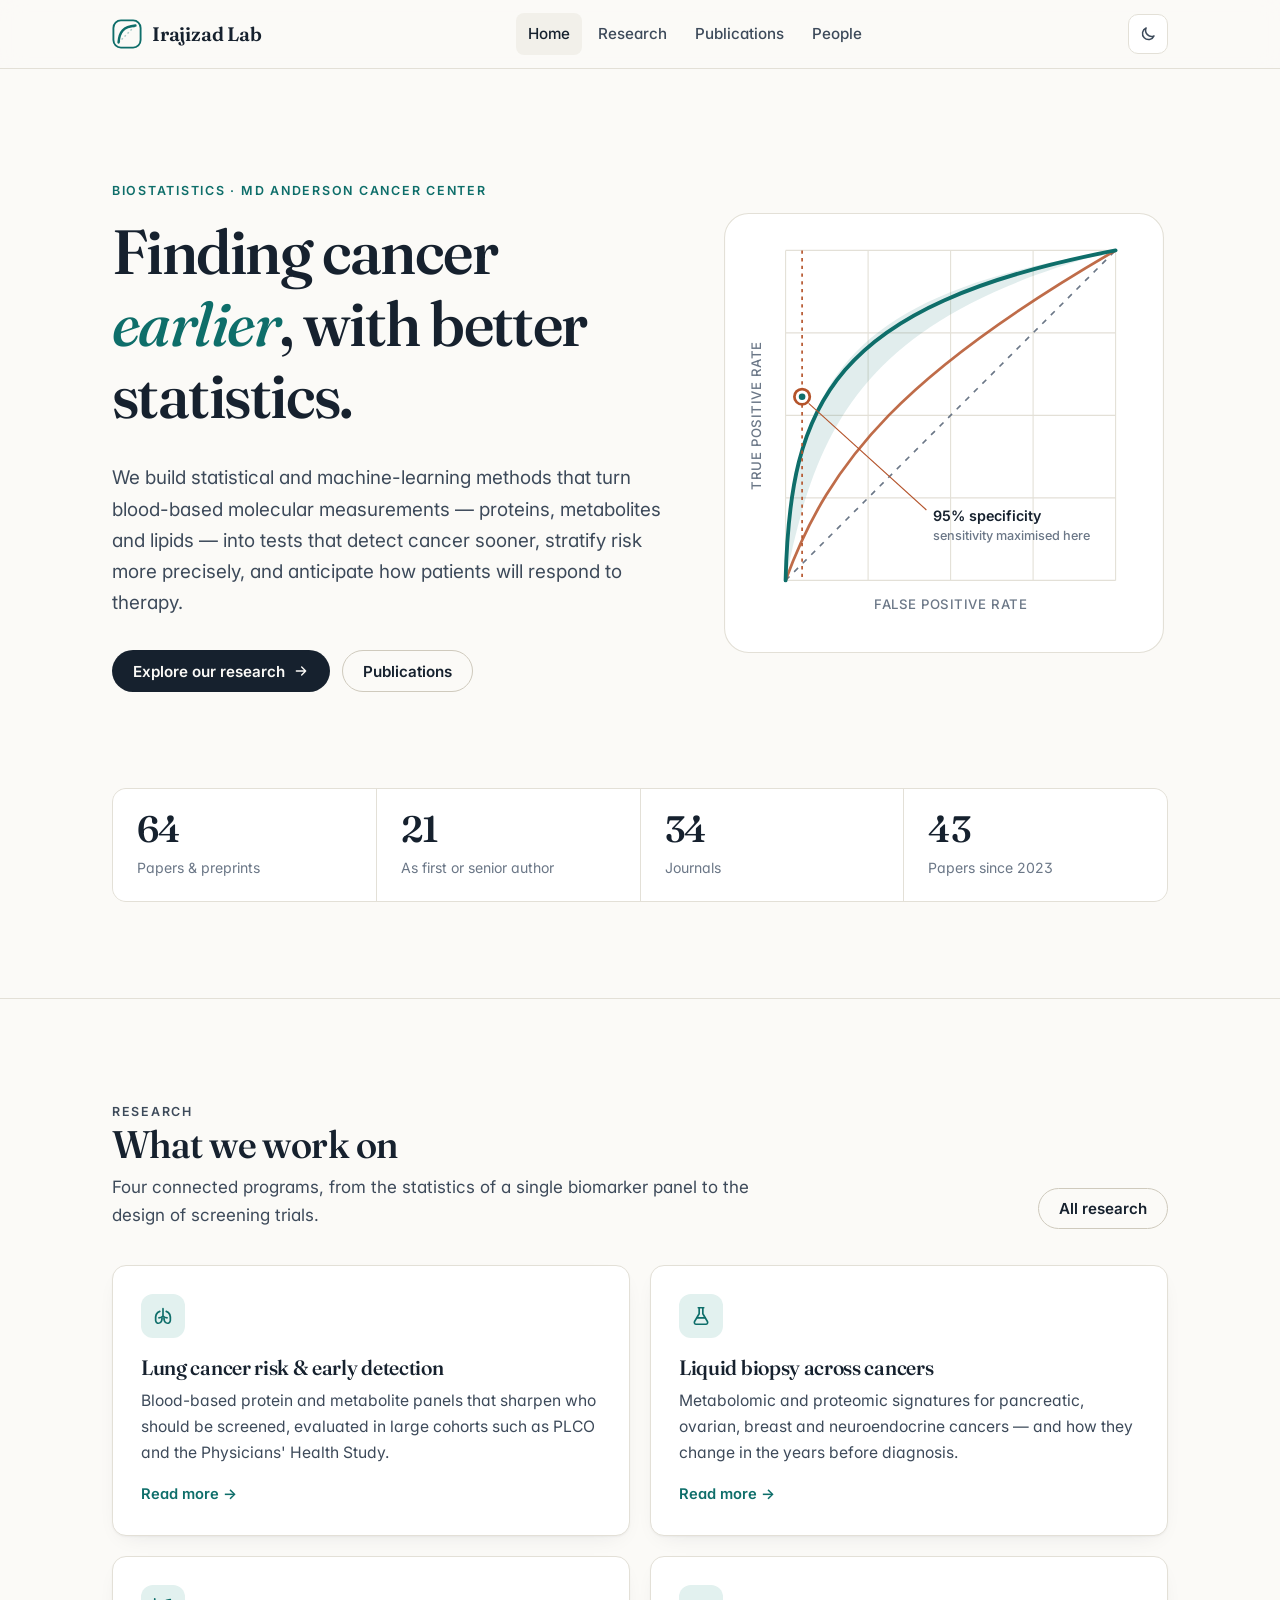
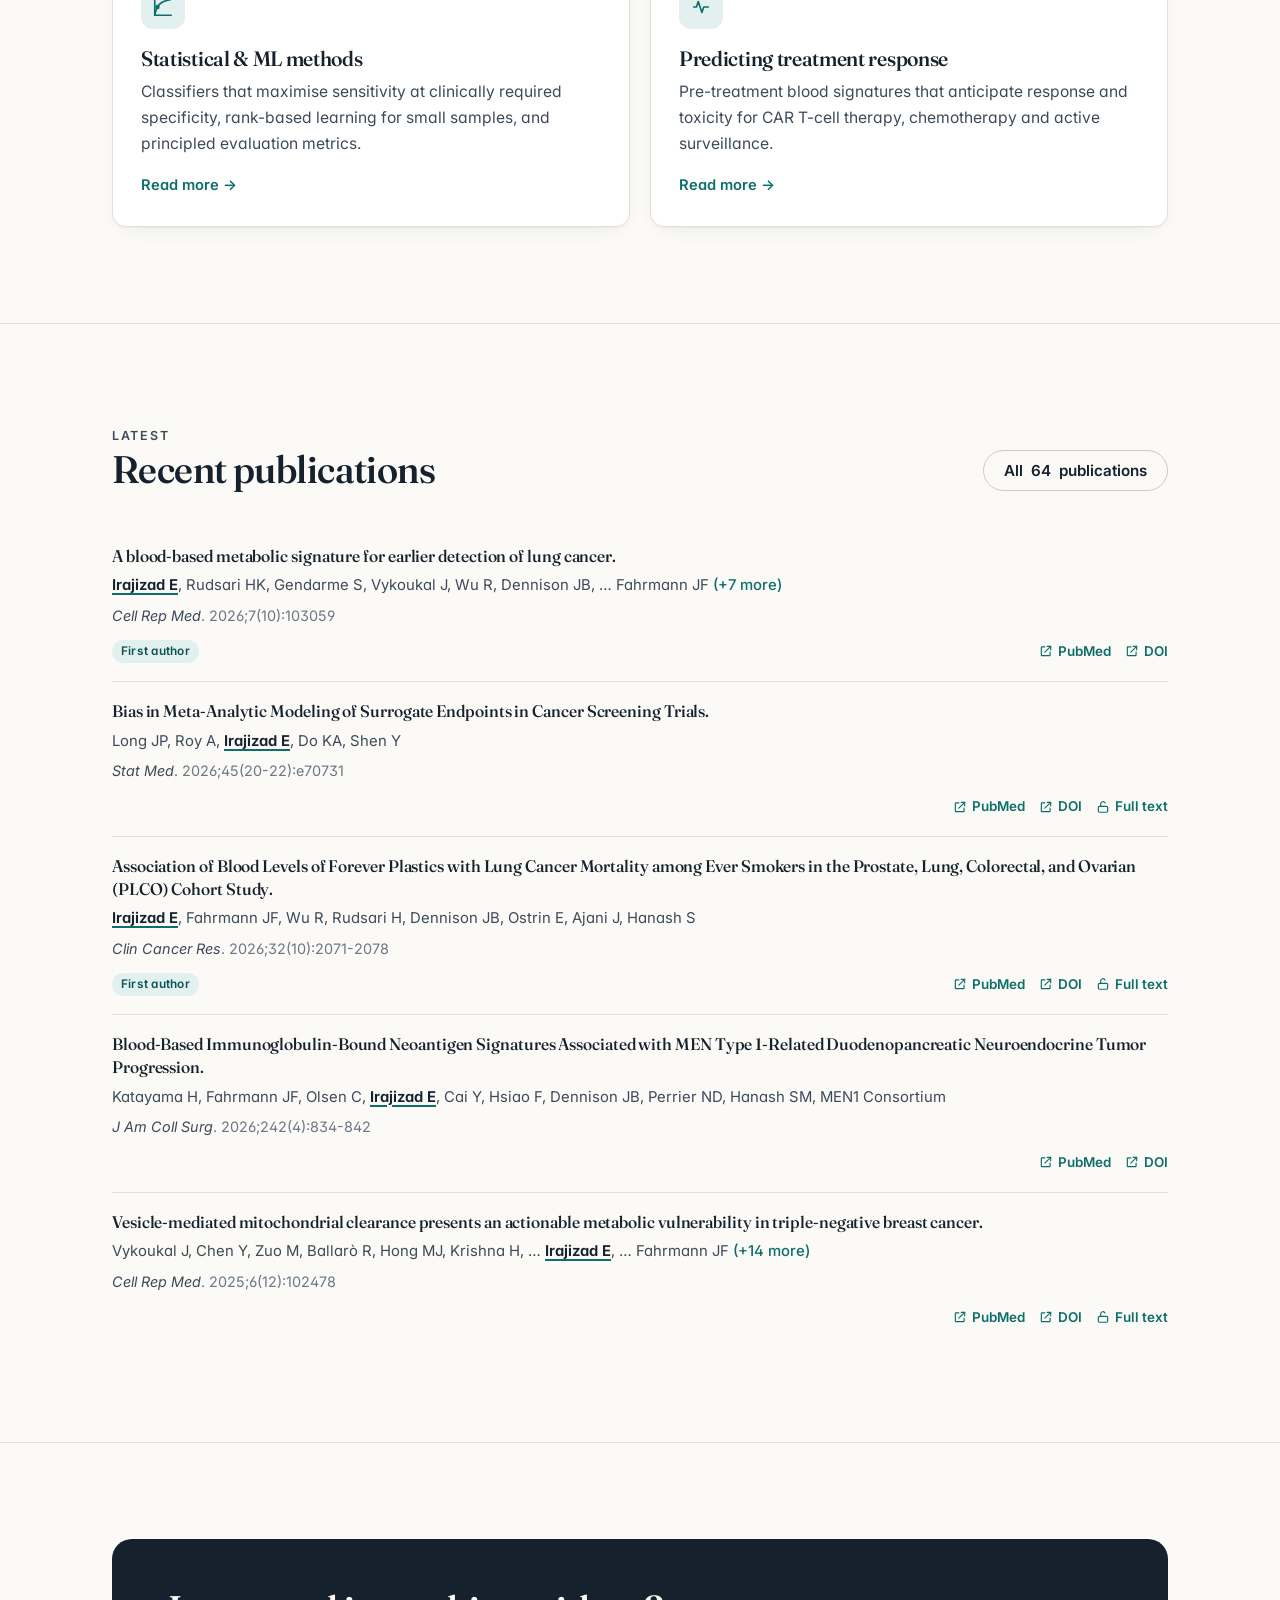
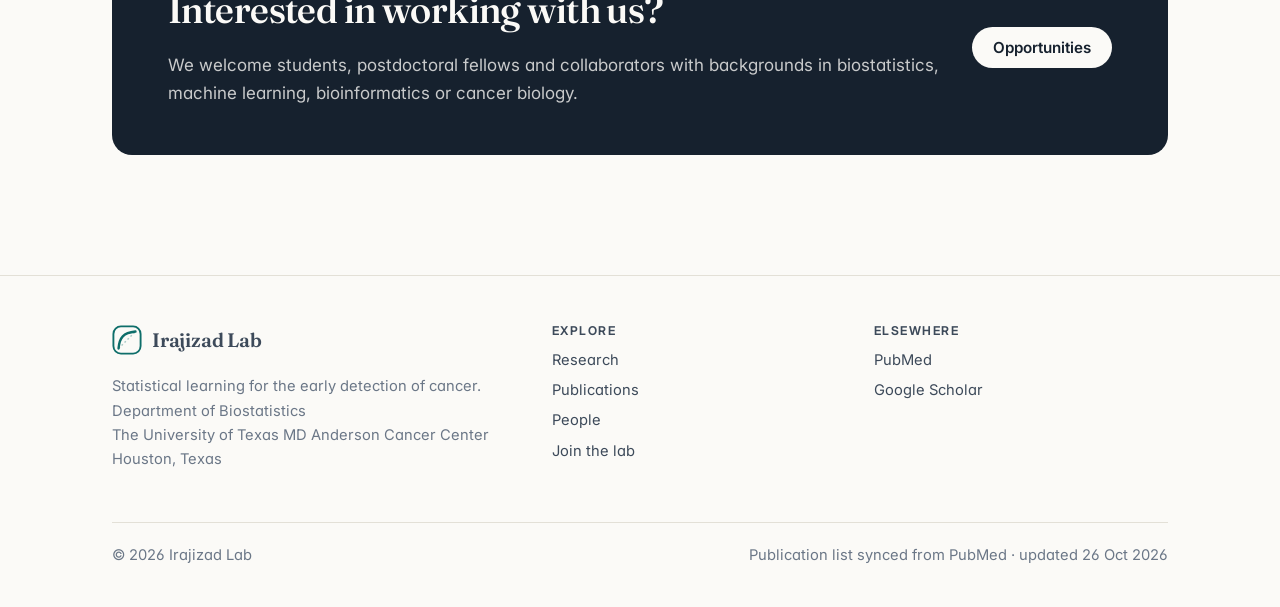
<file: index.html>
<!doctype html>
<html lang="en">
<head>
  <meta charset="utf-8">
  <meta name="viewport" content="width=device-width, initial-scale=1">
  <title>Irajizad Lab · Statistical learning for early cancer detection</title>
  <meta name="description" content="Biostatistics and machine learning for blood-based early detection of cancer, risk prediction and treatment response.">
  <meta property="og:title" content="Irajizad Lab · Statistical learning for early cancer detection">
  <meta property="og:description" content="Biostatistics and machine learning for blood-based early detection of cancer, risk prediction and treatment response.">
  <meta property="og:type" content="website">
  <meta name="theme-color" content="#fbfaf7" media="(prefers-color-scheme: light)">
  <meta name="theme-color" content="#0e141b" media="(prefers-color-scheme: dark)">
  <link rel="icon" href="assets/img/favicon.svg" type="image/svg+xml">
  <link rel="preconnect" href="https://fonts.googleapis.com">
  <link rel="preconnect" href="https://fonts.gstatic.com" crossorigin>
  <link rel="stylesheet" href="https://fonts.googleapis.com/css2?family=Fraunces:ital,opsz,wght@0,9..144,400..700;1,9..144,400..600&family=Inter:wght@400..700&display=swap">
  <link rel="stylesheet" href="assets/css/style.css">
  <script>try{var t=localStorage.getItem("theme");if(t==="light"||t==="dark")document.documentElement.dataset.theme=t}catch(e){}</script>
</head>
<body>
  <a class="skip-link" href="#main">Skip to content</a>
  <header class="site-header">
    <nav class="container nav" aria-label="Main">
      <a class="brand" href="index.html">
        <svg class="brand-mark" viewBox="0 0 32 32" fill="none" aria-hidden="true">
          <rect x="1.5" y="1.5" width="29" height="29" rx="8" stroke="currentColor" stroke-width="2"/>
          <path d="M7 25 L25 7" stroke="currentColor" stroke-opacity=".35" stroke-width="1.5" stroke-dasharray="2 2.5"/>
          <path d="M7 25 C 8 13, 12 8.5, 25 7" stroke="currentColor" stroke-width="2.6" stroke-linecap="round"/>
        </svg>
        Irajizad Lab
      </a>
      <ul class="nav-links" id="nav-links">
        <li><a href="index.html" aria-current="page">Home</a></li>
        <li><a href="research.html">Research</a></li>
        <li><a href="publications.html">Publications</a></li>
        <li><a href="people.html">People</a></li>
      </ul>
      <div class="nav-actions">
        <button class="icon-btn theme-toggle" type="button" aria-label="Toggle dark mode">
          <svg class="icon-moon" viewBox="0 0 24 24" fill="none" stroke="currentColor" stroke-width="2" stroke-linecap="round" stroke-linejoin="round" aria-hidden="true"><path d="M20 14.5A8 8 0 0 1 9.5 4 8 8 0 1 0 20 14.5z"/></svg>
          <svg class="icon-sun" viewBox="0 0 24 24" fill="none" stroke="currentColor" stroke-width="2" stroke-linecap="round" aria-hidden="true"><circle cx="12" cy="12" r="4"/><path d="M12 2v2M12 20v2M4.9 4.9l1.4 1.4M17.7 17.7l1.4 1.4M2 12h2M20 12h2M4.9 19.1l1.4-1.4M17.7 6.3l1.4-1.4"/></svg>
        </button>
        <button class="icon-btn menu-toggle" type="button" aria-label="Menu" aria-expanded="false" aria-controls="nav-links">
          <svg viewBox="0 0 24 24" fill="none" stroke="currentColor" stroke-width="2" stroke-linecap="round" aria-hidden="true"><path d="M4 7h16M4 12h16M4 17h16"/></svg>
        </button>
      </div>
    </nav>
  </header>

  <main id="main">
    <section class="hero">
      <div class="container hero-grid">
        <div>
          <p class="eyebrow">Biostatistics · MD Anderson Cancer Center</p>
          <h1>Finding cancer <em>earlier</em>, with better statistics.</h1>
          <p class="lede">We build statistical and machine-learning methods that turn blood-based molecular measurements — proteins, metabolites and lipids — into tests that detect cancer sooner, stratify risk more precisely, and anticipate how patients will respond to therapy.</p>
          <div class="hero-actions">
            <a class="btn btn-primary" href="research.html">Explore our research
              <svg viewBox="0 0 24 24" fill="none" stroke="currentColor" stroke-width="2" stroke-linecap="round" stroke-linejoin="round" aria-hidden="true"><path d="M5 12h14M13 6l6 6-6 6"/></svg></a>
            <a class="btn btn-ghost" href="publications.html">Publications</a>
          </div>
        </div>
        <div class="hero-figure" aria-hidden="true">
          <svg viewBox="0 0 400 400">
            <rect class="fig-frame" x="0.5" y="0.5" width="399" height="399" rx="22"/>
            <g transform="translate(56 34)">
              <path class="fig-grid" d="M0 0V300M75 0V300M150 0V300M225 0V300M300 0V300M0 0H300M0 75H300M0 150H300M0 225H300M0 300H300"/>
              <path class="fig-band" d="M0 300 C 8 120, 50 40, 300 0 L 300 0 C 70 60, 28 160, 0 300 Z"/>
              <path class="fig-chance" d="M0 300 L300 0"/>
              <path class="fig-curve-2" d="M0 300 C 40 190, 110 110, 300 0"/>
              <path class="fig-curve" d="M0 300 C 4 140, 40 50, 300 0"/>
              <line class="fig-line" x1="15" y1="0" x2="15" y2="300"/>
              <circle class="fig-ring" cx="15" cy="133" r="7"/>
              <circle class="fig-dot" cx="15" cy="133" r="3"/>
              <path class="fig-line" d="M21 139 L 128 236" style="stroke-dasharray:none;stroke-width:1"/>
              <text class="fig-callout" x="134" y="246">95% specificity</text>
              <text class="fig-callout-sub" x="134" y="263">sensitivity maximised here</text>
              <text class="fig-label" x="150" y="326" text-anchor="middle">FALSE POSITIVE RATE</text>
              <text class="fig-label" transform="translate(-22 150) rotate(-90)" text-anchor="middle">TRUE POSITIVE RATE</text>
            </g>
          </svg>
        </div>
      </div>
    </section>

    <section class="section" style="padding-top:0">
      <div class="container">
        <div class="stats" aria-label="Publication record at a glance">
          <div class="stat"><div class="stat-value" id="home-total">—</div><div class="stat-label">Papers &amp; preprints</div></div>
          <div class="stat"><div class="stat-value" id="home-lead">—</div><div class="stat-label">As first or senior author</div></div>
          <div class="stat"><div class="stat-value" id="home-journals">—</div><div class="stat-label">Journals</div></div>
          <div class="stat"><div class="stat-value" id="home-recent">—</div><div class="stat-label">Papers since <span id="home-recent-year"></span></div></div>
        </div>
      </div>
    </section>

    <section class="section">
      <div class="container">
        <div class="section-head">
          <div>
            <p class="eyebrow">Research</p>
            <h2>What we work on</h2>
            <p>Four connected programs, from the statistics of a single biomarker panel to the design of screening trials.</p>
          </div>
          <a class="btn btn-ghost" href="research.html">All research</a>
        </div>
        <div class="grid grid-4">
          <a class="card" href="research.html#lung">
            <span class="card-icon"><svg viewBox="0 0 24 24" fill="none" stroke="currentColor" stroke-width="1.8" stroke-linecap="round" stroke-linejoin="round" aria-hidden="true"><path d="M12 4v8M12 12c-1.5 1.5-3 2-4.5 2M12 12c1.5 1.5 3 2 4.5 2"/><path d="M8.5 7C5 8 3.5 12 4 17c.3 2.5 2.5 3.5 4.5 2.5S11 17 11 14"/><path d="M15.5 7c3.5 1 5 5 4.5 10-.3 2.5-2.5 3.5-4.5 2.5S13 17 13 14"/></svg></span>
            <h3>Lung cancer risk &amp; early detection</h3>
            <p>Blood-based protein and metabolite panels that sharpen who should be screened, evaluated in large cohorts such as PLCO and the Physicians' Health Study.</p>
            <span class="card-link">Read more →</span>
          </a>
          <a class="card" href="research.html#liquid-biopsy">
            <span class="card-icon"><svg viewBox="0 0 24 24" fill="none" stroke="currentColor" stroke-width="1.8" stroke-linecap="round" stroke-linejoin="round" aria-hidden="true"><path d="M9 3h6M10 3v6.5L5 18a2 2 0 0 0 1.7 3h10.6a2 2 0 0 0 1.7-3l-5-8.5V3"/><path d="M7.5 14h9"/></svg></span>
            <h3>Liquid biopsy across cancers</h3>
            <p>Metabolomic and proteomic signatures for pancreatic, ovarian, breast and neuroendocrine cancers — and how they change in the years before diagnosis.</p>
            <span class="card-link">Read more →</span>
          </a>
          <a class="card" href="research.html#methods">
            <span class="card-icon"><svg viewBox="0 0 24 24" fill="none" stroke="currentColor" stroke-width="1.8" stroke-linecap="round" stroke-linejoin="round" aria-hidden="true"><path d="M3 21h18M3 21V3"/><path d="M3 21C5 10 9 6 20 4"/><circle cx="6" cy="12" r="1.5"/></svg></span>
            <h3>Statistical &amp; ML methods</h3>
            <p>Classifiers that maximise sensitivity at clinically required specificity, rank-based learning for small samples, and principled evaluation metrics.</p>
            <span class="card-link">Read more →</span>
          </a>
          <a class="card" href="research.html#response">
            <span class="card-icon"><svg viewBox="0 0 24 24" fill="none" stroke="currentColor" stroke-width="1.8" stroke-linecap="round" stroke-linejoin="round" aria-hidden="true"><path d="M4 12h3l2-6 4 12 2-6h5"/></svg></span>
            <h3>Predicting treatment response</h3>
            <p>Pre-treatment blood signatures that anticipate response and toxicity for CAR T-cell therapy, chemotherapy and active surveillance.</p>
            <span class="card-link">Read more →</span>
          </a>
        </div>
      </div>
    </section>

    <section class="section">
      <div class="container">
        <div class="section-head">
          <div>
            <p class="eyebrow">Latest</p>
            <h2>Recent publications</h2>
          </div>
          <a class="btn btn-ghost" href="publications.html">All <span data-pub-count></span> publications</a>
        </div>
        <ul class="pub-list pub-compact" data-latest="5" data-compact></ul>
      </div>
    </section>

    <section class="section">
      <div class="container">
        <div class="join">
          <div>
            <h2>Interested in working with us?</h2>
            <p>We welcome students, postdoctoral fellows and collaborators with backgrounds in biostatistics, machine learning, bioinformatics or cancer biology.</p>
          </div>
          <a class="btn btn-primary" href="people.html#join">Opportunities</a>
        </div>
      </div>
    </section>
  </main>

  <footer class="site-footer">
    <div class="container">
      <div class="footer-grid">
        <div>
          <a class="brand" href="index.html">
            <svg class="brand-mark" viewBox="0 0 32 32" fill="none" aria-hidden="true">
              <rect x="1.5" y="1.5" width="29" height="29" rx="8" stroke="currentColor" stroke-width="2"/>
              <path d="M7 25 L25 7" stroke="currentColor" stroke-opacity=".35" stroke-width="1.5" stroke-dasharray="2 2.5"/>
              <path d="M7 25 C 8 13, 12 8.5, 25 7" stroke="currentColor" stroke-width="2.6" stroke-linecap="round"/>
            </svg>
            Irajizad Lab
          </a>
          <p style="margin-top:12px">Statistical learning for the early detection of cancer.<br>
            Department of Biostatistics<br>The University of Texas MD Anderson Cancer Center<br>Houston, Texas</p>
        </div>
        <div>
          <h2>Explore</h2>
          <ul>
            <li><a href="research.html">Research</a></li>
            <li><a href="publications.html">Publications</a></li>
            <li><a href="people.html">People</a></li>
            <li><a href="people.html#join">Join the lab</a></li>
          </ul>
        </div>
        <div>
          <h2>Elsewhere</h2>
          <ul>
            <li><a href="https://pubmed.ncbi.nlm.nih.gov/?term=Irajizad+E%5BAuthor%5D&amp;sort=date" target="_blank" rel="noopener">PubMed</a></li>
            <li><a href="https://scholar.google.com/scholar?q=author%3A%22Ehsan+Irajizad%22" target="_blank" rel="noopener">Google Scholar</a></li>
          </ul>
        </div>
      </div>
      <div class="footer-bottom">
        <span>© <span data-year></span> Irajizad Lab</span>
        <span>Publication list synced from PubMed · updated <span data-pub-updated></span></span>
      </div>
    </div>
  </footer>

  <script src="assets/js/publications-data.js"></script>
  <script src="assets/js/site.js"></script>
  <script>
    (function () {
      var d = window.PUBLICATIONS; if (!d) return;
      var pubs = d.publications, since = new Date().getFullYear() - 3;
      document.getElementById("home-total").textContent = pubs.length;
      document.getElementById("home-lead").textContent = pubs.filter(function (p) { return Lab.role(p); }).length;
      document.getElementById("home-journals").textContent = new Set(pubs.filter(function (p) { return p.kind !== "Preprint"; }).map(function (p) { return p.journal.toLowerCase(); })).size;
      document.getElementById("home-recent").textContent = pubs.filter(function (p) { return p.year >= since; }).length;
      document.getElementById("home-recent-year").textContent = since;
    })();
  </script>
</body>
</html>
</file>
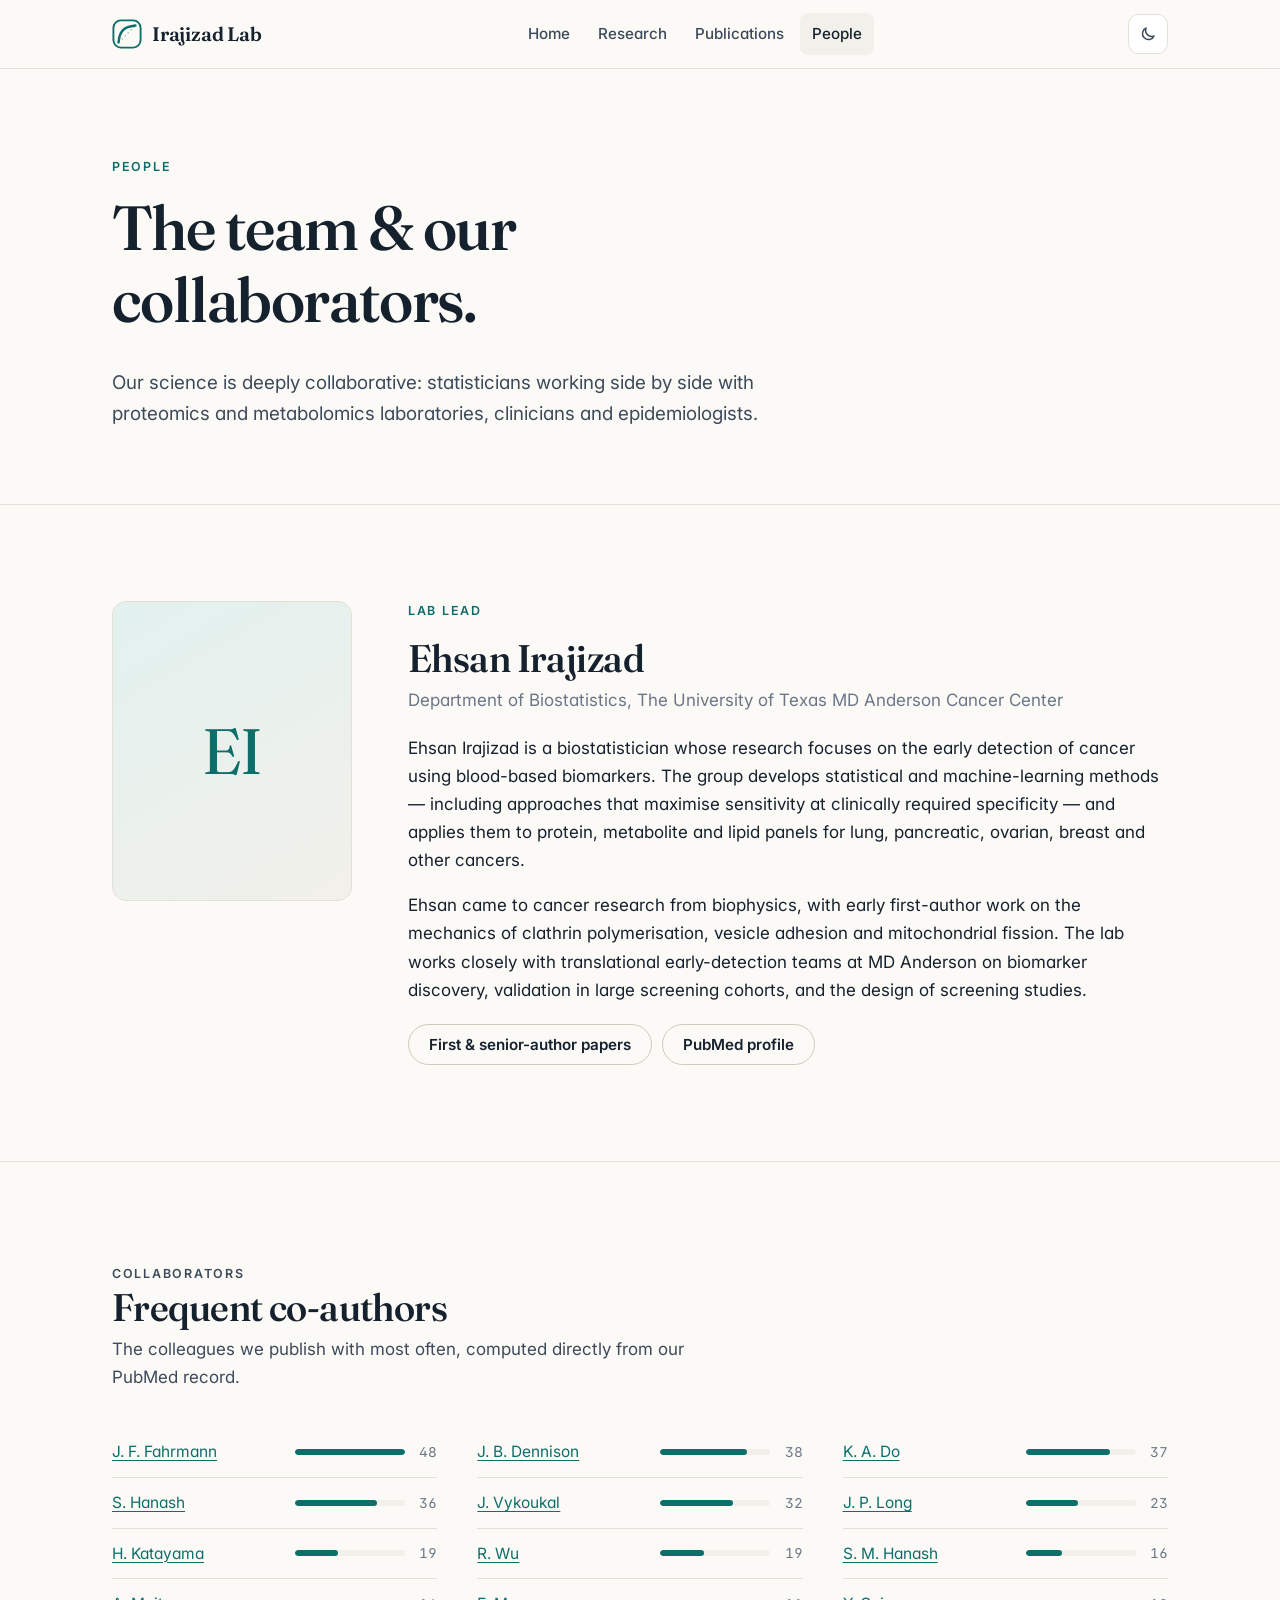
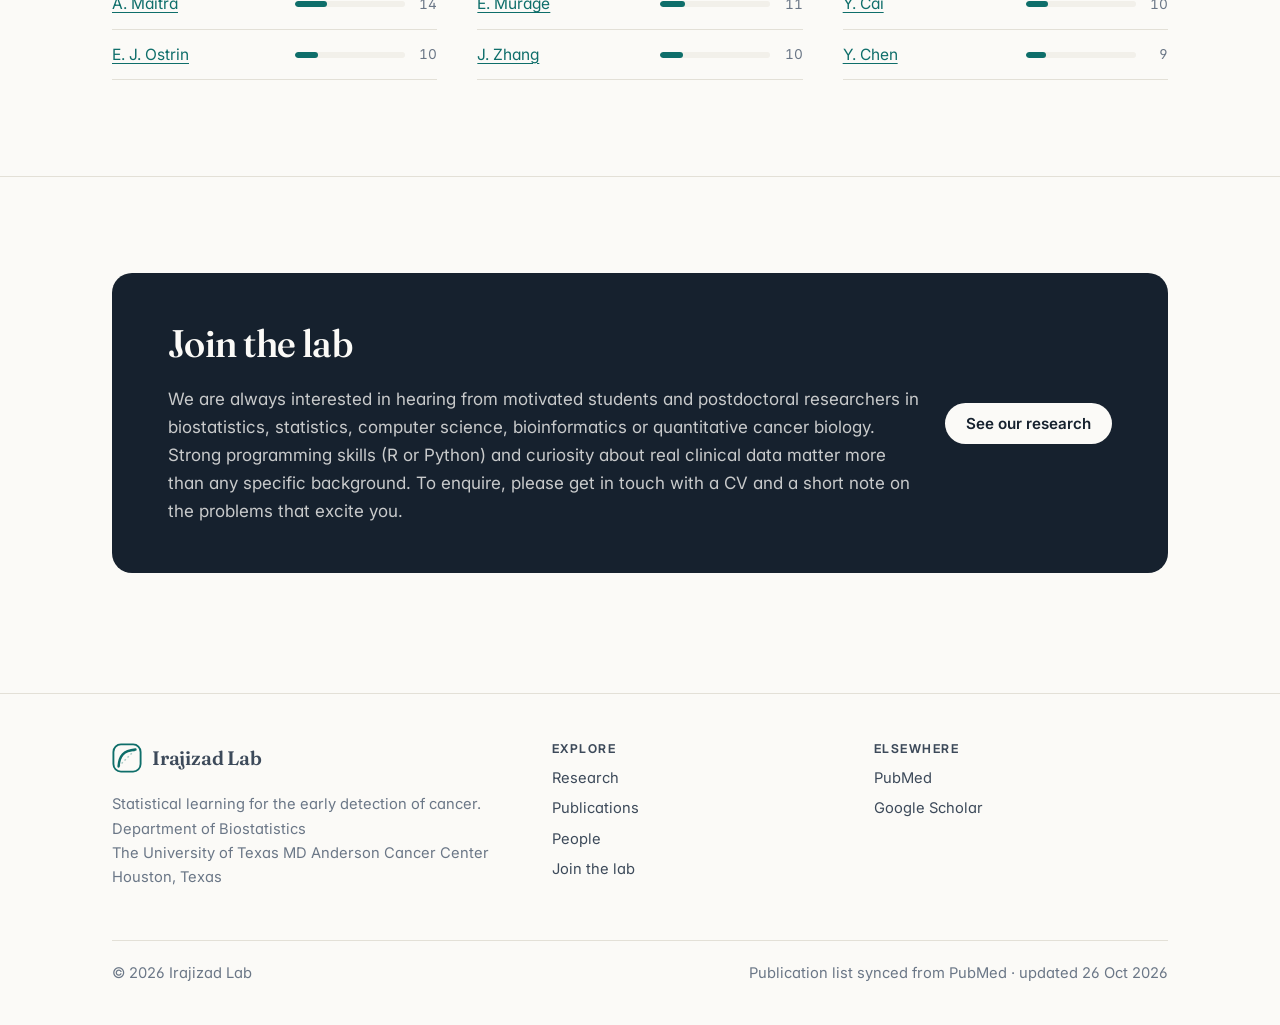
<file: people.html>
<!doctype html>
<html lang="en">
<head>
  <meta charset="utf-8">
  <meta name="viewport" content="width=device-width, initial-scale=1">
  <title>People · Irajizad Lab</title>
  <meta name="description" content="Lab lead, collaborators and opportunities to join the Irajizad Lab.">
  <meta property="og:title" content="People · Irajizad Lab">
  <meta property="og:description" content="Lab lead, collaborators and opportunities to join the Irajizad Lab.">
  <meta property="og:type" content="website">
  <meta name="theme-color" content="#fbfaf7" media="(prefers-color-scheme: light)">
  <meta name="theme-color" content="#0e141b" media="(prefers-color-scheme: dark)">
  <link rel="icon" href="assets/img/favicon.svg" type="image/svg+xml">
  <link rel="preconnect" href="https://fonts.googleapis.com">
  <link rel="preconnect" href="https://fonts.gstatic.com" crossorigin>
  <link rel="stylesheet" href="https://fonts.googleapis.com/css2?family=Fraunces:ital,opsz,wght@0,9..144,400..700;1,9..144,400..600&family=Inter:wght@400..700&display=swap">
  <link rel="stylesheet" href="assets/css/style.css">
  <script>try{var t=localStorage.getItem("theme");if(t==="light"||t==="dark")document.documentElement.dataset.theme=t}catch(e){}</script>
</head>
<body>
  <a class="skip-link" href="#main">Skip to content</a>
  <header class="site-header">
    <nav class="container nav" aria-label="Main">
      <a class="brand" href="index.html">
        <svg class="brand-mark" viewBox="0 0 32 32" fill="none" aria-hidden="true">
          <rect x="1.5" y="1.5" width="29" height="29" rx="8" stroke="currentColor" stroke-width="2"/>
          <path d="M7 25 L25 7" stroke="currentColor" stroke-opacity=".35" stroke-width="1.5" stroke-dasharray="2 2.5"/>
          <path d="M7 25 C 8 13, 12 8.5, 25 7" stroke="currentColor" stroke-width="2.6" stroke-linecap="round"/>
        </svg>
        Irajizad Lab
      </a>
      <ul class="nav-links" id="nav-links">
        <li><a href="index.html">Home</a></li>
        <li><a href="research.html">Research</a></li>
        <li><a href="publications.html">Publications</a></li>
        <li><a href="people.html" aria-current="page">People</a></li>
      </ul>
      <div class="nav-actions">
        <button class="icon-btn theme-toggle" type="button" aria-label="Toggle dark mode">
          <svg class="icon-moon" viewBox="0 0 24 24" fill="none" stroke="currentColor" stroke-width="2" stroke-linecap="round" stroke-linejoin="round" aria-hidden="true"><path d="M20 14.5A8 8 0 0 1 9.5 4 8 8 0 1 0 20 14.5z"/></svg>
          <svg class="icon-sun" viewBox="0 0 24 24" fill="none" stroke="currentColor" stroke-width="2" stroke-linecap="round" aria-hidden="true"><circle cx="12" cy="12" r="4"/><path d="M12 2v2M12 20v2M4.9 4.9l1.4 1.4M17.7 17.7l1.4 1.4M2 12h2M20 12h2M4.9 19.1l1.4-1.4M17.7 6.3l1.4-1.4"/></svg>
        </button>
        <button class="icon-btn menu-toggle" type="button" aria-label="Menu" aria-expanded="false" aria-controls="nav-links">
          <svg viewBox="0 0 24 24" fill="none" stroke="currentColor" stroke-width="2" stroke-linecap="round" aria-hidden="true"><path d="M4 7h16M4 12h16M4 17h16"/></svg>
        </button>
      </div>
    </nav>
  </header>

  <main id="main">
    <section class="page-hero">
      <div class="container">
        <p class="eyebrow">People</p>
        <h1>The team &amp; our collaborators.</h1>
        <p class="lede">Our science is deeply collaborative: statisticians working side by side with proteomics and metabolomics laboratories, clinicians and epidemiologists.</p>
      </div>
    </section>

    <section class="section">
      <div class="container">
        <div class="pi">
          <!-- To add a photo: save it as assets/img/pi.jpg and replace "EI" with
               <img src="assets/img/pi.jpg" alt="Ehsan Irajizad"> -->
          <div class="avatar" aria-hidden="true">EI</div>
          <div>
            <p class="eyebrow">Lab lead</p>
            <h2>Ehsan Irajizad</h2>
            <p class="role">Department of Biostatistics, The University of Texas MD Anderson Cancer Center</p>
            <p>Ehsan Irajizad is a biostatistician whose research focuses on the early detection of cancer using blood-based biomarkers. The group develops statistical and machine-learning methods — including approaches that maximise sensitivity at clinically required specificity — and applies them to protein, metabolite and lipid panels for lung, pancreatic, ovarian, breast and other cancers.</p>
            <p>Ehsan came to cancer research from biophysics, with early first-author work on the mechanics of clathrin polymerisation, vesicle adhesion and mitochondrial fission. The lab works closely with translational early-detection teams at MD Anderson on biomarker discovery, validation in large screening cohorts, and the design of screening studies.</p>
            <div class="pi-links">
              <a class="btn btn-ghost" href="publications.html?lead=1">First &amp; senior-author papers</a>
              <a class="btn btn-ghost" href="https://pubmed.ncbi.nlm.nih.gov/?term=Irajizad+E%5BAuthor%5D&amp;sort=date" target="_blank" rel="noopener">PubMed profile</a>
            </div>
          </div>
        </div>
      </div>
    </section>

    <!-- Lab members: copy this block into the section below for each person.
    <div class="card">
      <div class="avatar" style="max-width:96px;font-size:2rem;margin-bottom:16px">AB</div>
      <h3>Full Name</h3>
      <p class="muted">Postdoctoral Fellow</p>
      <p>One or two sentences about their project.</p>
    </div>
    -->

    <section class="section">
      <div class="container">
        <div class="section-head">
          <div>
            <p class="eyebrow">Collaborators</p>
            <h2>Frequent co-authors</h2>
            <p>The colleagues we publish with most often, computed directly from our PubMed record.</p>
          </div>
        </div>
        <ul class="collab-list" id="collaborators"></ul>
      </div>
    </section>

    <section class="section" id="join">
      <div class="container">
        <div class="join">
          <div>
            <h2>Join the lab</h2>
            <p>We are always interested in hearing from motivated students and postdoctoral researchers in biostatistics, statistics, computer science, bioinformatics or quantitative cancer biology. Strong programming skills (R or Python) and curiosity about real clinical data matter more than any specific background. To enquire, please get in touch with a CV and a short note on the problems that excite you.</p>
          </div>
          <a class="btn btn-primary" href="research.html">See our research</a>
        </div>
      </div>
    </section>
  </main>

  <footer class="site-footer">
    <div class="container">
      <div class="footer-grid">
        <div>
          <a class="brand" href="index.html">
            <svg class="brand-mark" viewBox="0 0 32 32" fill="none" aria-hidden="true">
              <rect x="1.5" y="1.5" width="29" height="29" rx="8" stroke="currentColor" stroke-width="2"/>
              <path d="M7 25 L25 7" stroke="currentColor" stroke-opacity=".35" stroke-width="1.5" stroke-dasharray="2 2.5"/>
              <path d="M7 25 C 8 13, 12 8.5, 25 7" stroke="currentColor" stroke-width="2.6" stroke-linecap="round"/>
            </svg>
            Irajizad Lab
          </a>
          <p style="margin-top:12px">Statistical learning for the early detection of cancer.<br>
            Department of Biostatistics<br>The University of Texas MD Anderson Cancer Center<br>Houston, Texas</p>
        </div>
        <div>
          <h2>Explore</h2>
          <ul>
            <li><a href="research.html">Research</a></li>
            <li><a href="publications.html">Publications</a></li>
            <li><a href="people.html">People</a></li>
            <li><a href="people.html#join">Join the lab</a></li>
          </ul>
        </div>
        <div>
          <h2>Elsewhere</h2>
          <ul>
            <li><a href="https://pubmed.ncbi.nlm.nih.gov/?term=Irajizad+E%5BAuthor%5D&amp;sort=date" target="_blank" rel="noopener">PubMed</a></li>
            <li><a href="https://scholar.google.com/scholar?q=author%3A%22Ehsan+Irajizad%22" target="_blank" rel="noopener">Google Scholar</a></li>
          </ul>
        </div>
      </div>
      <div class="footer-bottom">
        <span>© <span data-year></span> Irajizad Lab</span>
        <span>Publication list synced from PubMed · updated <span data-pub-updated></span></span>
      </div>
    </div>
  </footer>

  <script src="assets/js/publications-data.js"></script>
  <script src="assets/js/site.js"></script>
  <script>
    (function () {
      var d = window.PUBLICATIONS, ul = document.getElementById("collaborators");
      if (!d || !ul) return;
      var me = Lab.selfName(), counts = new Map();
      d.publications.forEach(function (p) {
        new Set(p.authors).forEach(function (a) { if (a !== me) counts.set(a, (counts.get(a) || 0) + 1); });
      });
      var top = Array.from(counts).sort(function (a, b) { return b[1] - a[1] || a[0].localeCompare(b[0]); }).slice(0, 15);
      var max = top.length ? top[0][1] : 1;
      top.forEach(function (entry) {
        var parts = entry[0].split(" "), initials = parts.length > 1 ? parts.pop() : "";
        var name = (initials ? initials.split("").join(". ") + ". " : "") + parts.join(" ");
        var bar = Lab.h("span", { class: "collab-bar", "aria-hidden": "true" }, Lab.h("i", { style: "width:" + (100 * entry[1] / max) + "%" }));
        ul.append(Lab.h("li", {},
          Lab.h("a", { href: "publications.html?q=" + encodeURIComponent(entry[0]) }, name),
          Lab.h("span", { style: "display:flex;align-items:center;gap:10px;flex:1;justify-content:flex-end" }, bar,
            Lab.h("span", { class: "collab-n", title: entry[1] + " joint papers" }, entry[1]))));
      });
    })();
  </script>
</body>
</html>
</file>
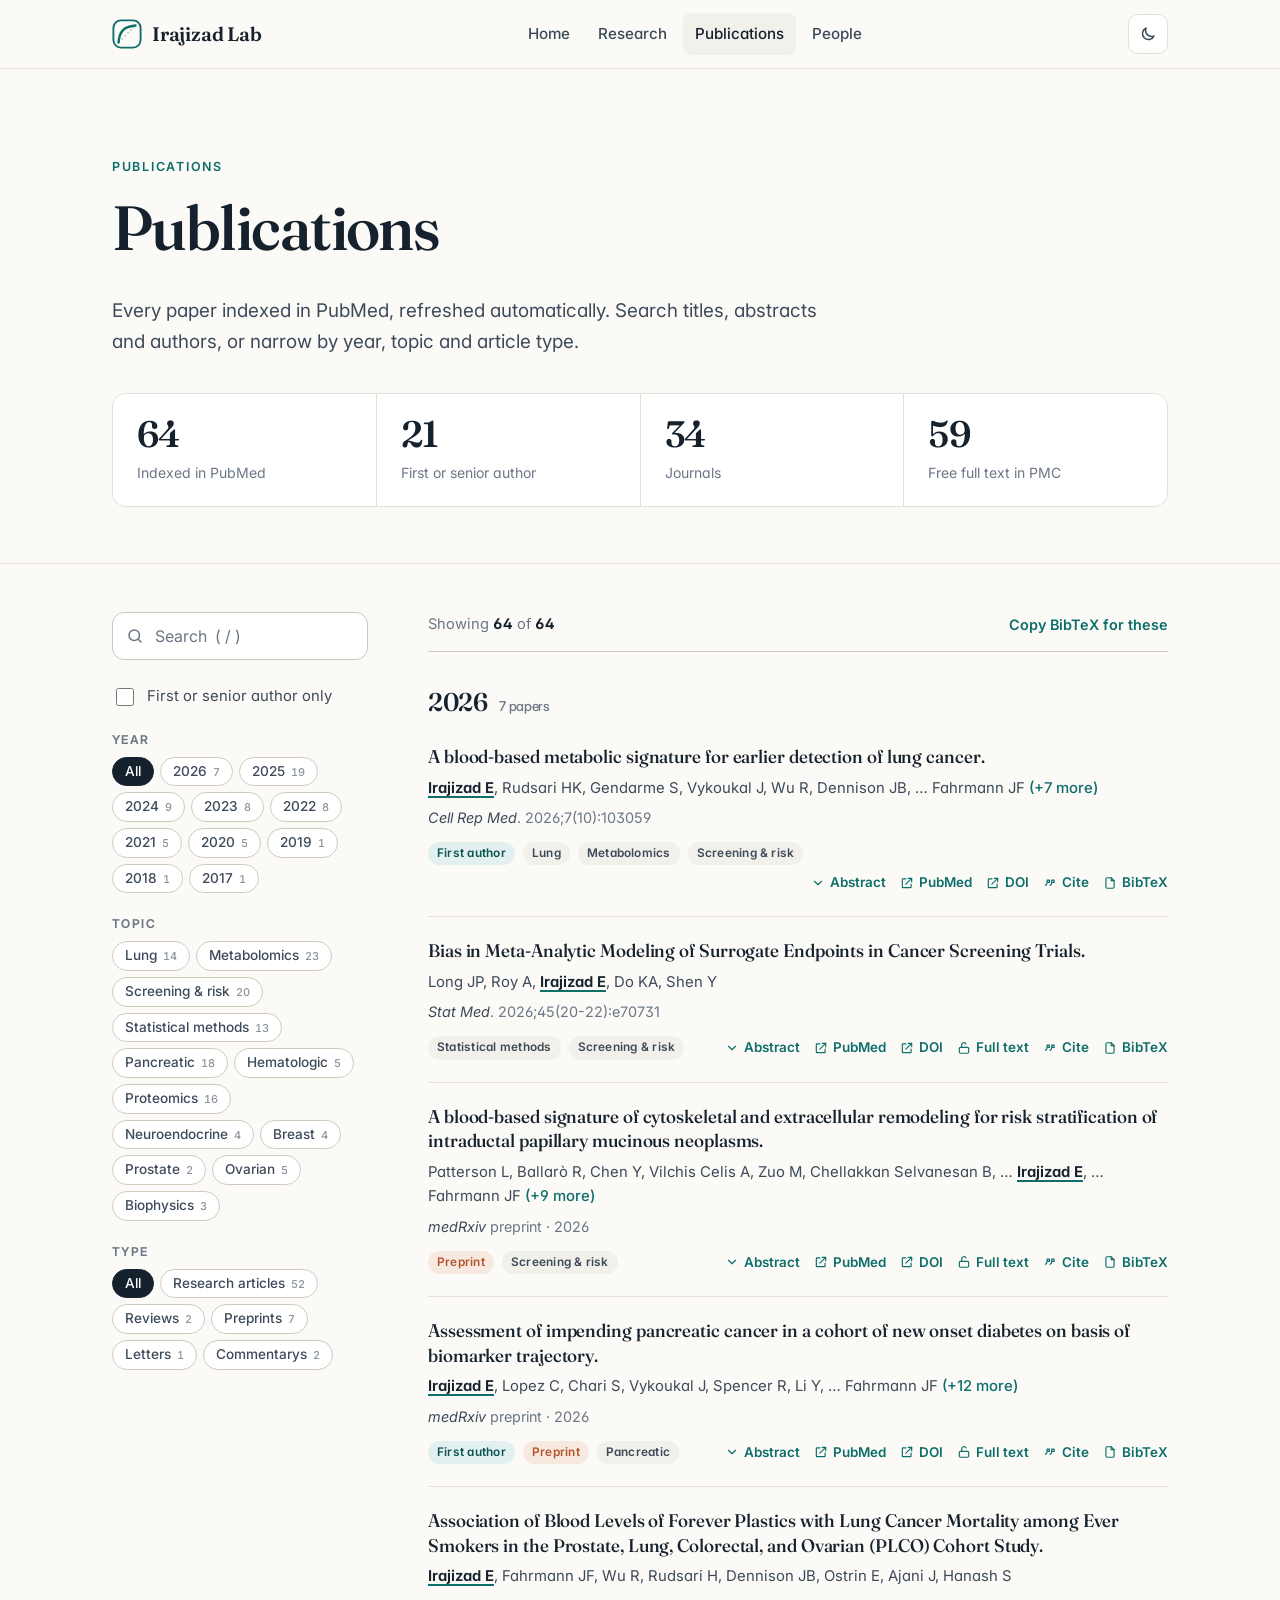
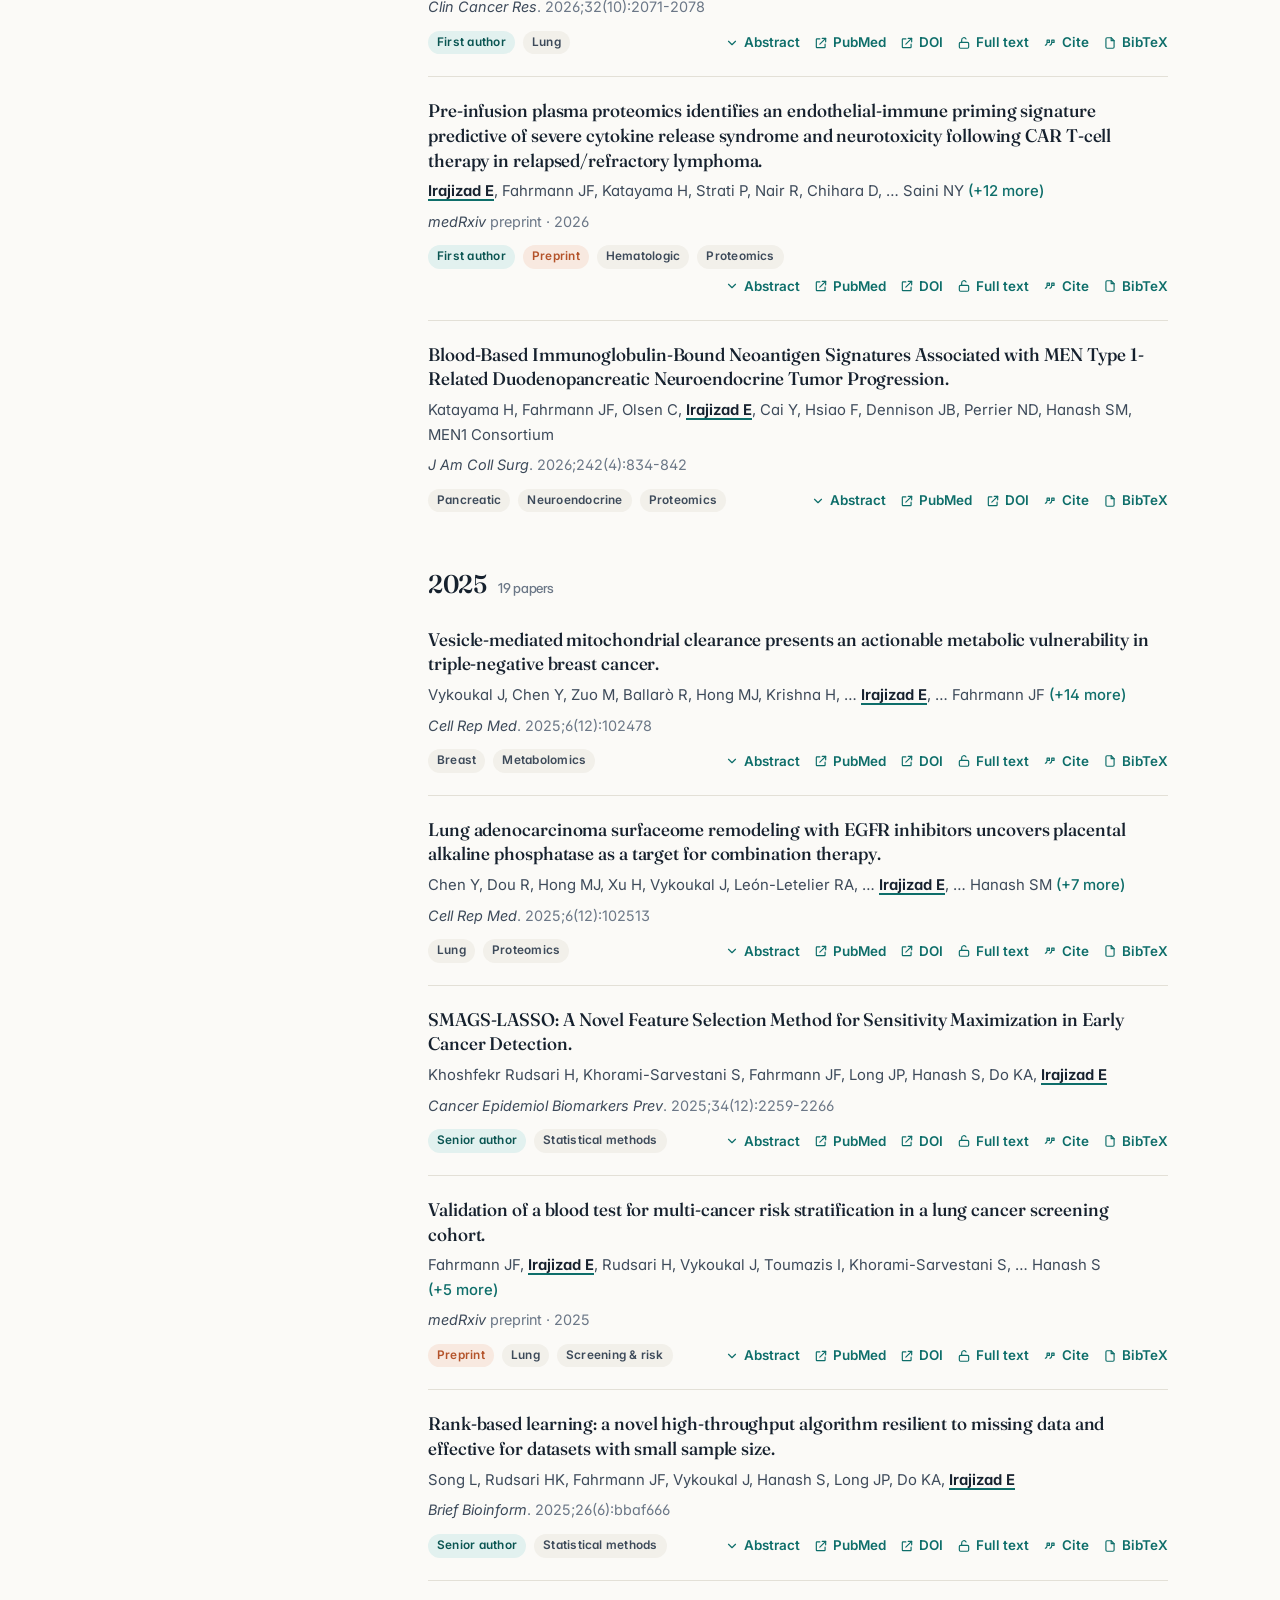
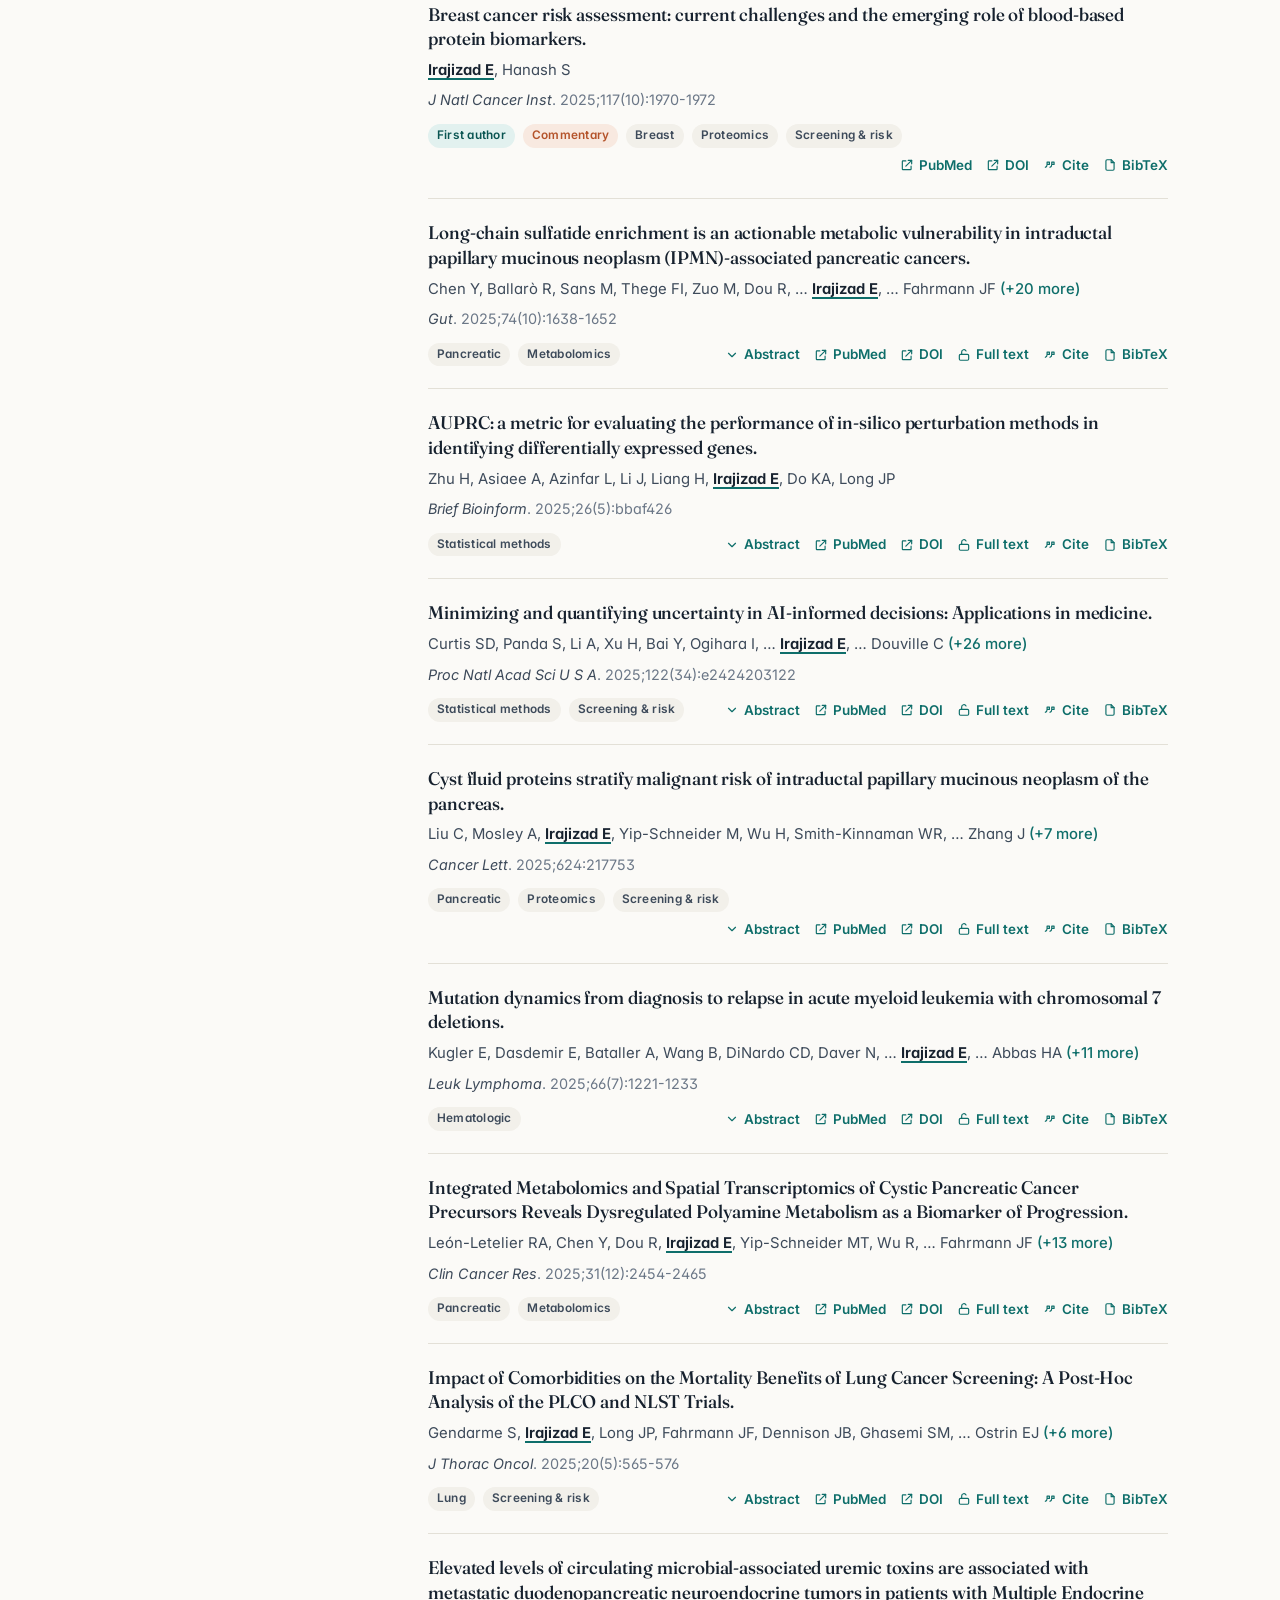
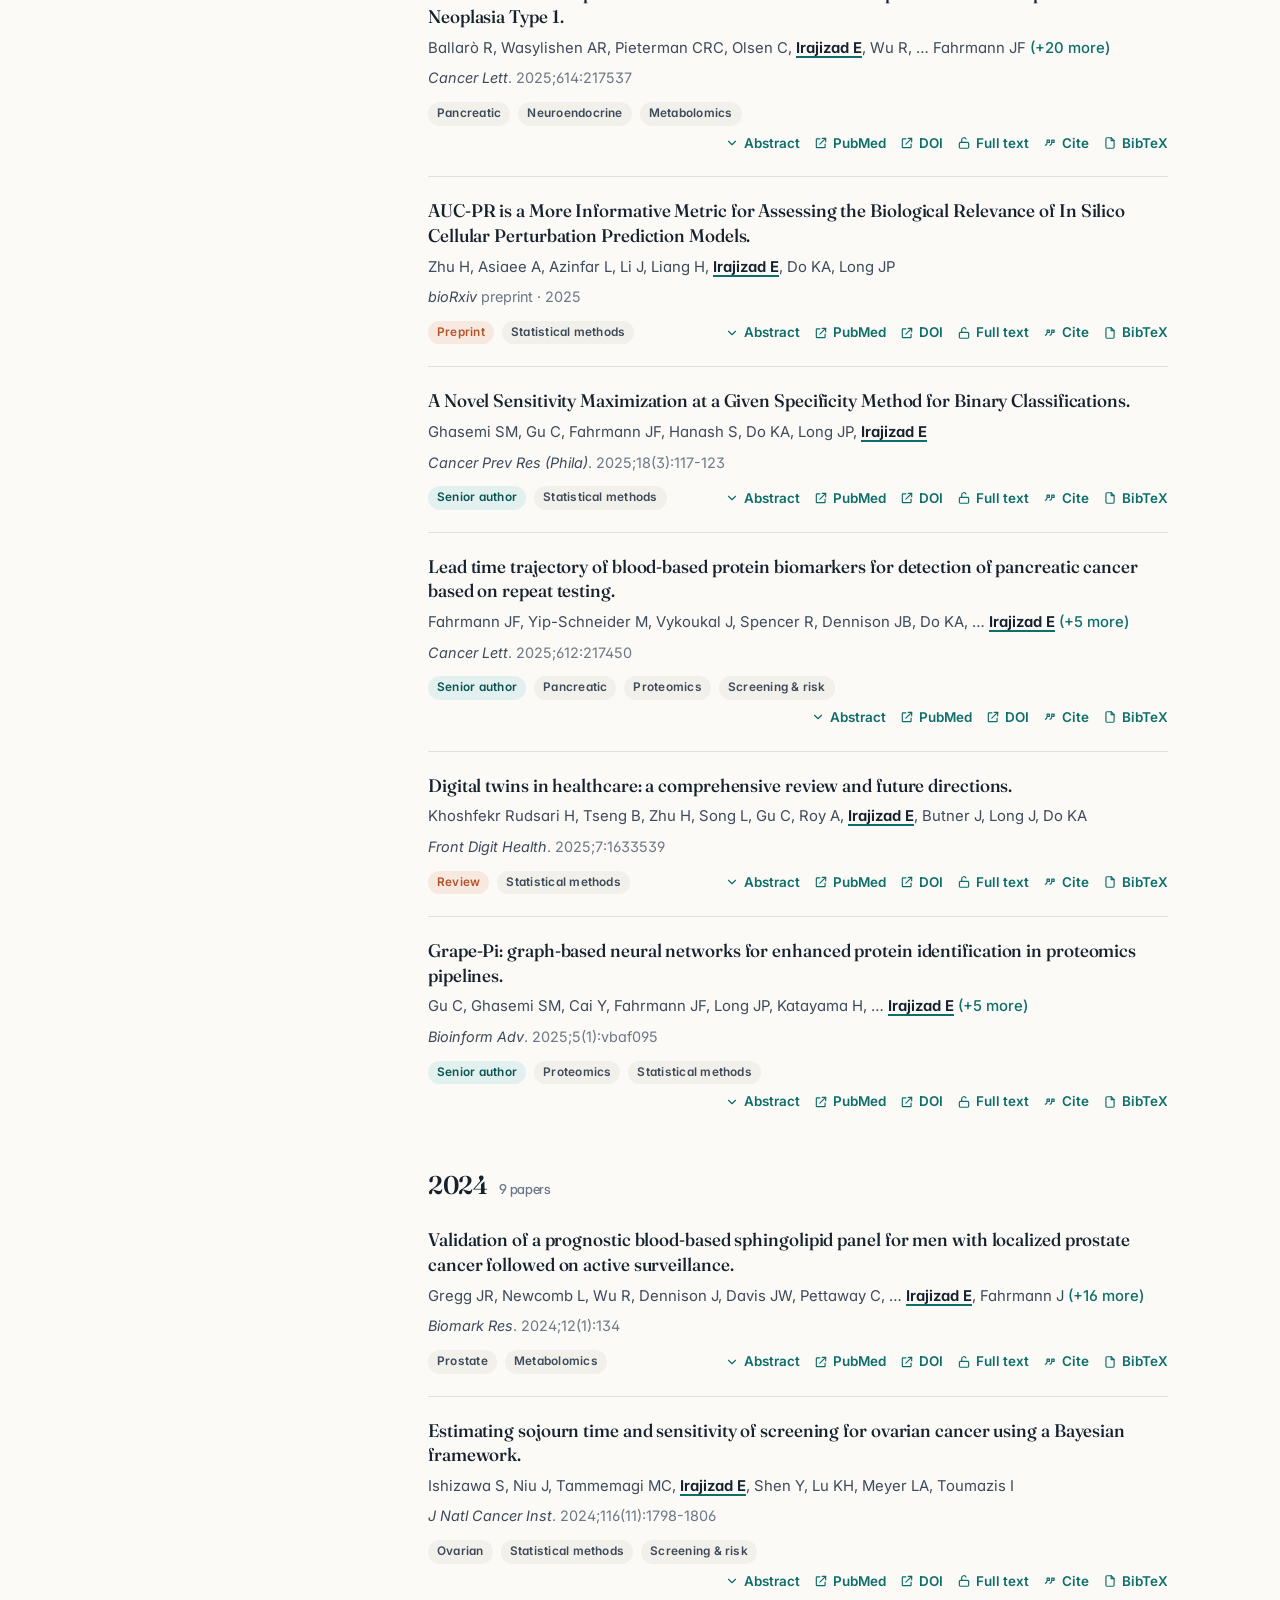
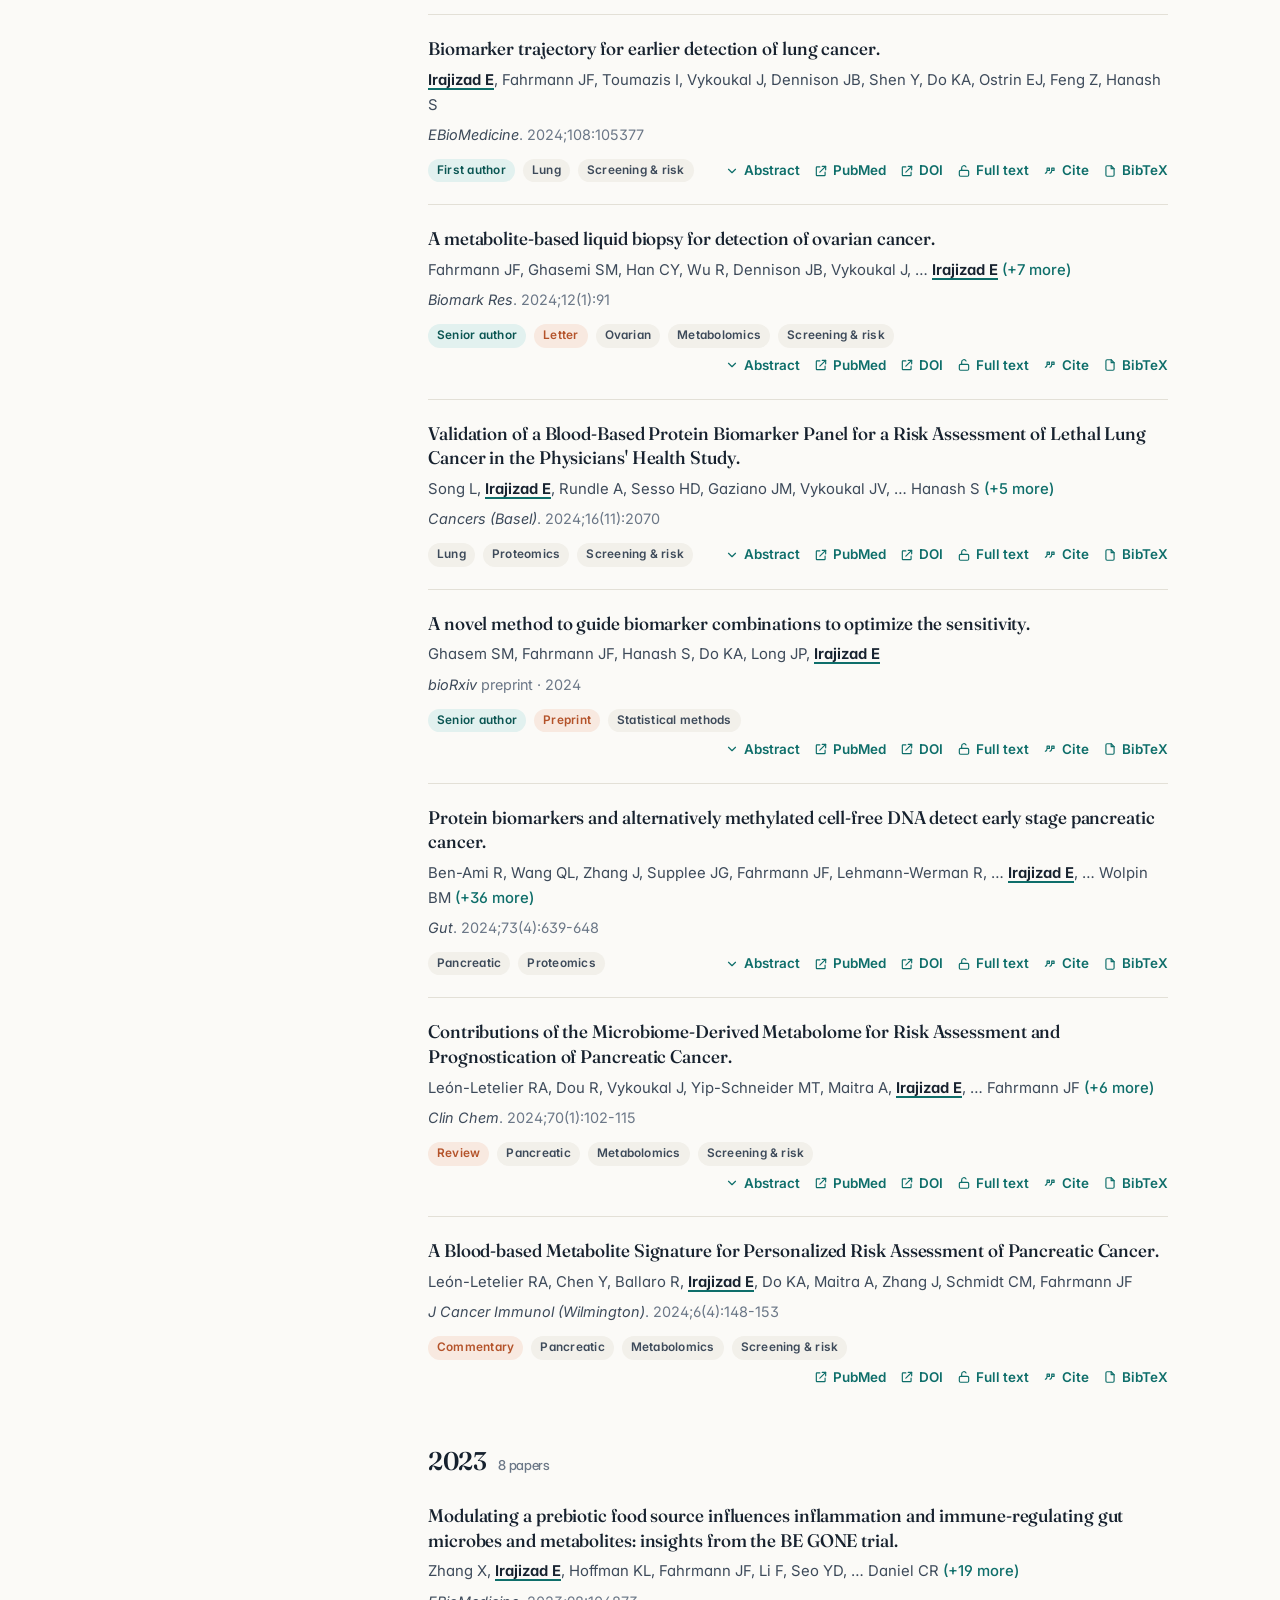
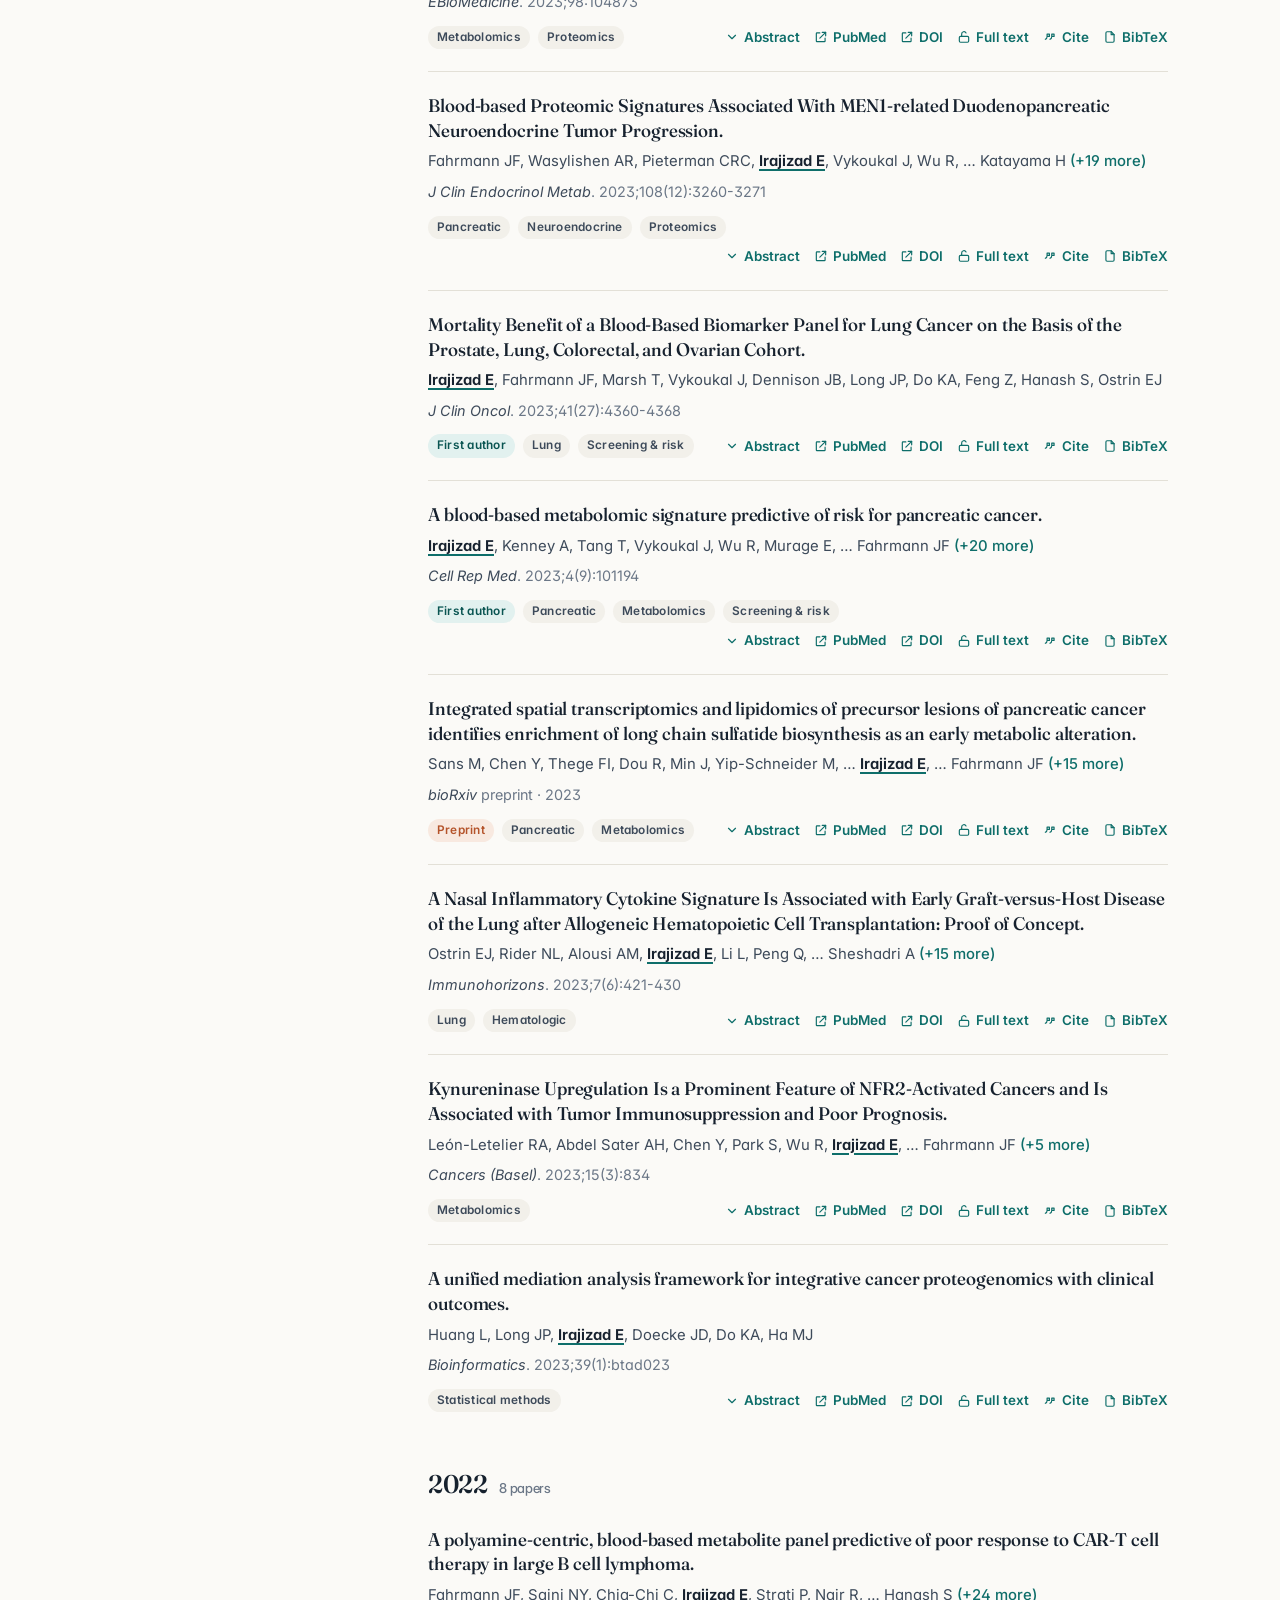
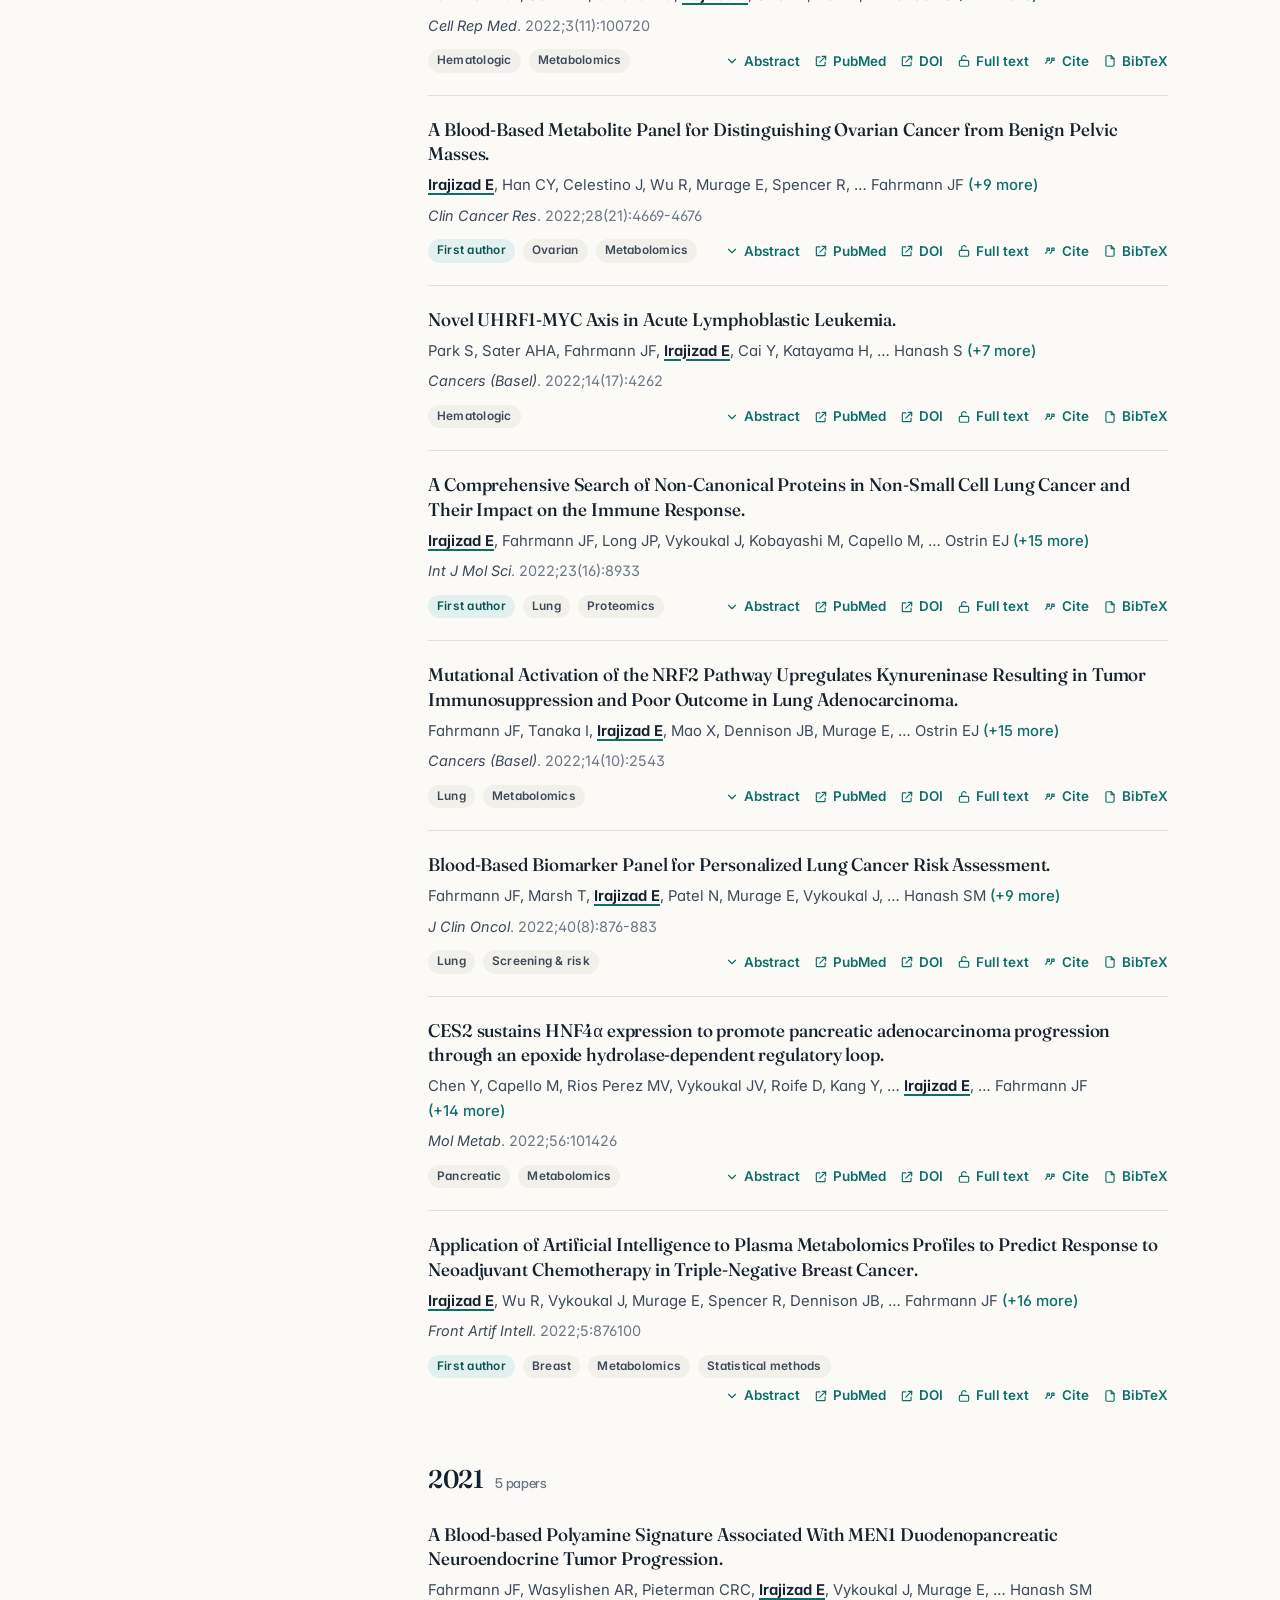
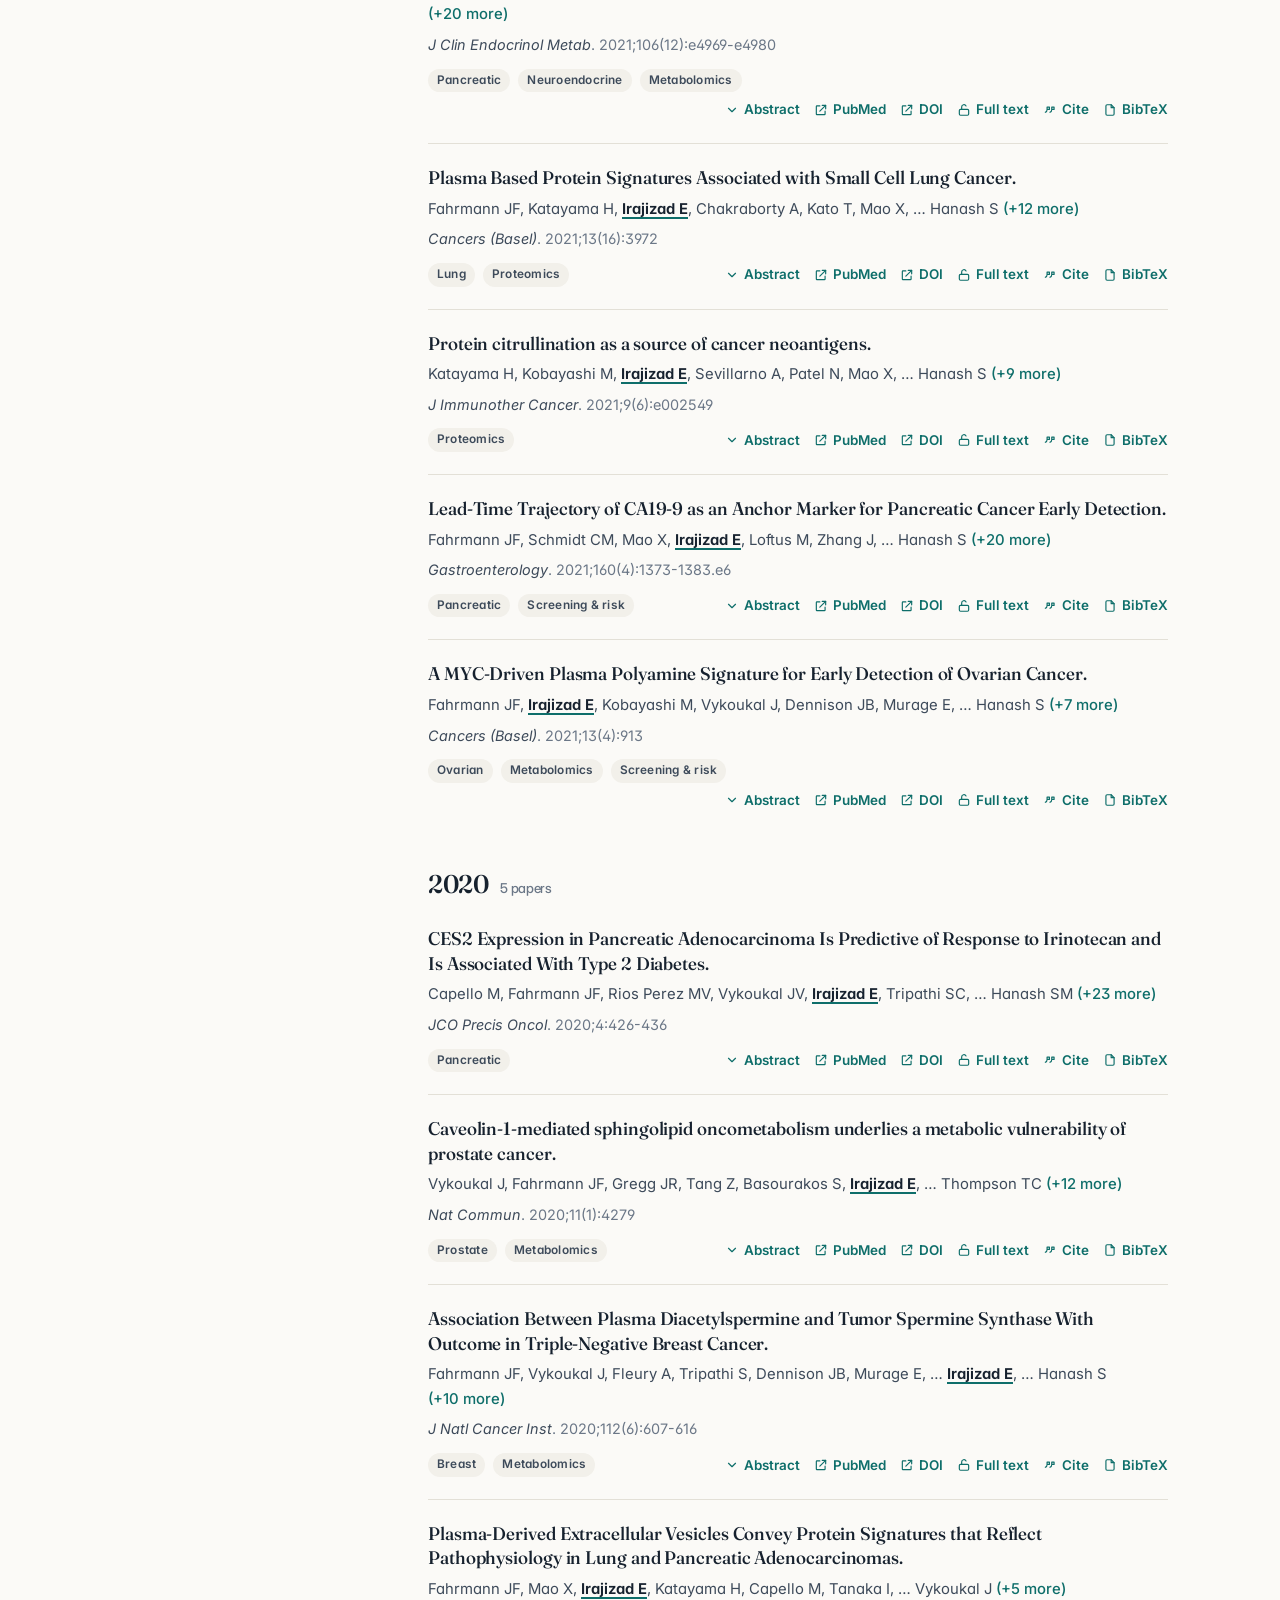
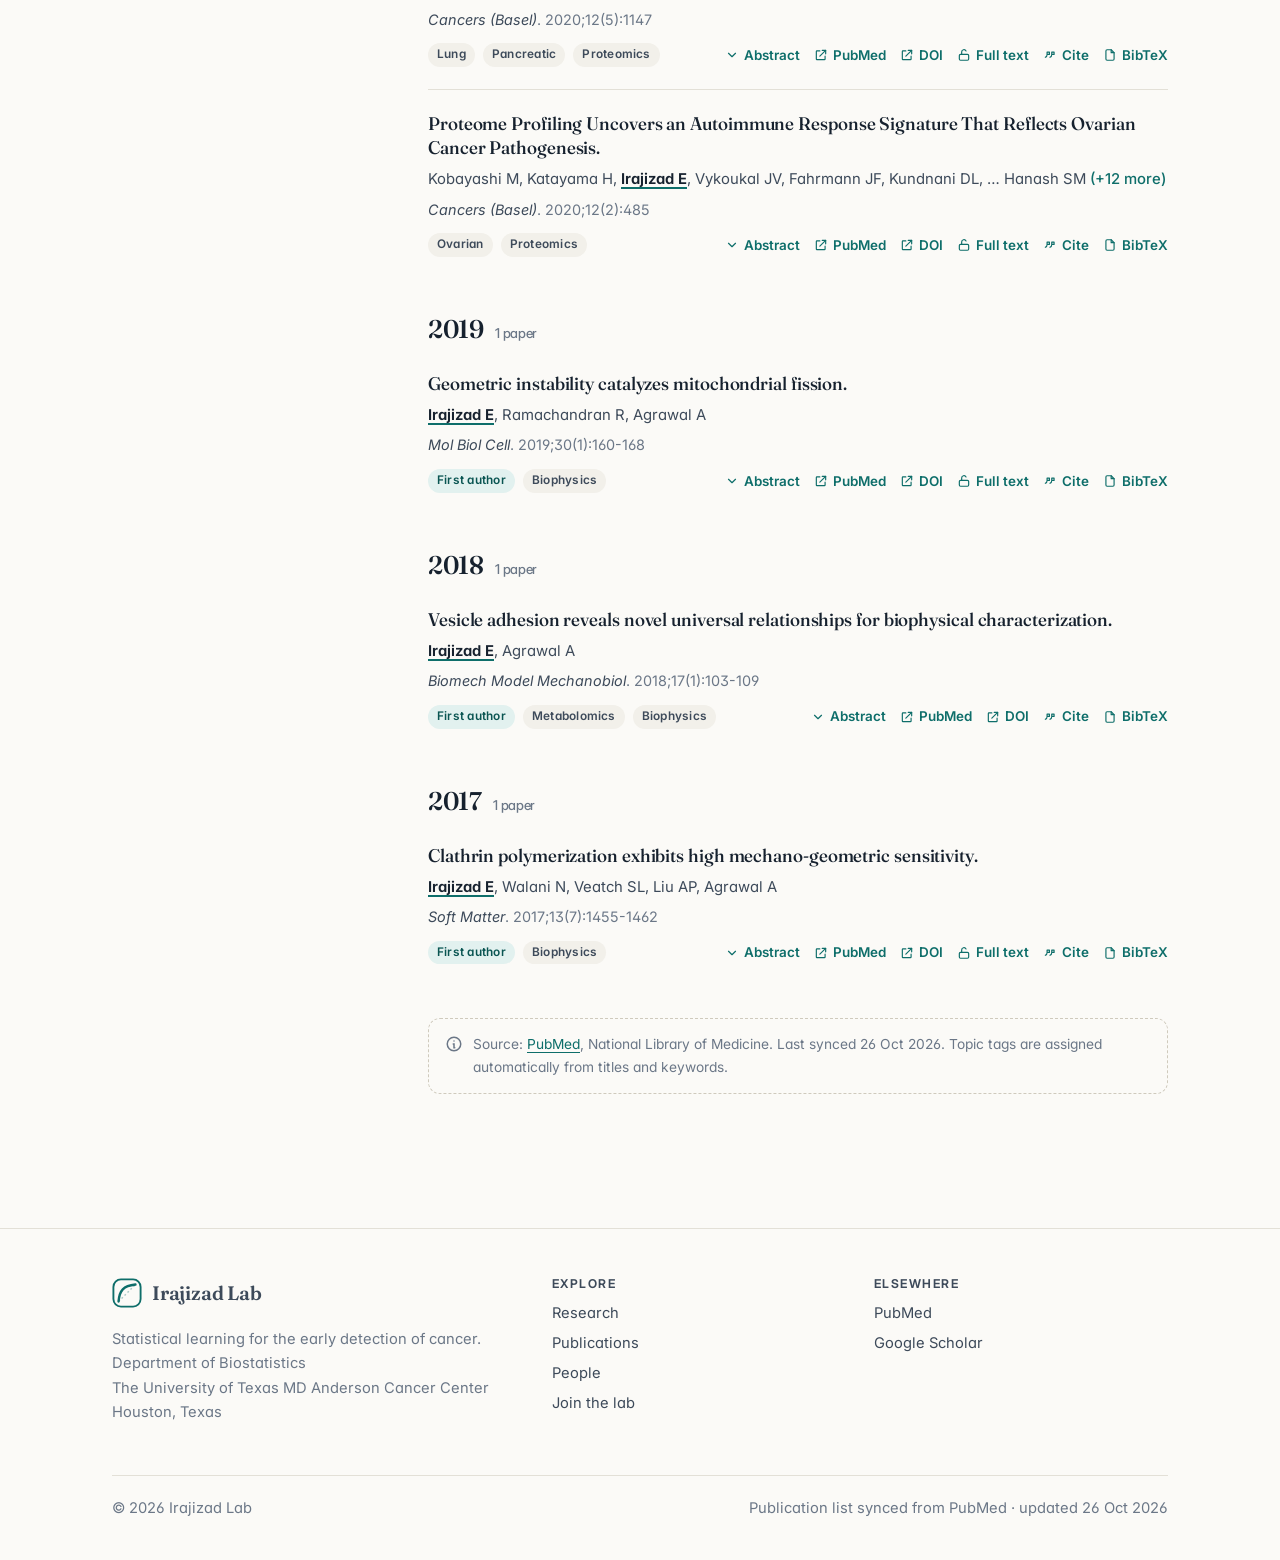
<file: publications.html>
<!doctype html>
<html lang="en">
<head>
  <meta charset="utf-8">
  <meta name="viewport" content="width=device-width, initial-scale=1">
  <title>Publications · Irajizad Lab</title>
  <meta name="description" content="Searchable list of publications from the Irajizad Lab, synced from PubMed.">
  <meta property="og:title" content="Publications · Irajizad Lab">
  <meta property="og:description" content="Searchable list of publications from the Irajizad Lab, synced from PubMed.">
  <meta property="og:type" content="website">
  <meta name="theme-color" content="#fbfaf7" media="(prefers-color-scheme: light)">
  <meta name="theme-color" content="#0e141b" media="(prefers-color-scheme: dark)">
  <link rel="icon" href="assets/img/favicon.svg" type="image/svg+xml">
  <link rel="preconnect" href="https://fonts.googleapis.com">
  <link rel="preconnect" href="https://fonts.gstatic.com" crossorigin>
  <link rel="stylesheet" href="https://fonts.googleapis.com/css2?family=Fraunces:ital,opsz,wght@0,9..144,400..700;1,9..144,400..600&family=Inter:wght@400..700&display=swap">
  <link rel="stylesheet" href="assets/css/style.css">
  <script>try{var t=localStorage.getItem("theme");if(t==="light"||t==="dark")document.documentElement.dataset.theme=t}catch(e){}</script>
</head>
<body>
  <a class="skip-link" href="#main">Skip to content</a>
  <header class="site-header">
    <nav class="container nav" aria-label="Main">
      <a class="brand" href="index.html">
        <svg class="brand-mark" viewBox="0 0 32 32" fill="none" aria-hidden="true">
          <rect x="1.5" y="1.5" width="29" height="29" rx="8" stroke="currentColor" stroke-width="2"/>
          <path d="M7 25 L25 7" stroke="currentColor" stroke-opacity=".35" stroke-width="1.5" stroke-dasharray="2 2.5"/>
          <path d="M7 25 C 8 13, 12 8.5, 25 7" stroke="currentColor" stroke-width="2.6" stroke-linecap="round"/>
        </svg>
        Irajizad Lab
      </a>
      <ul class="nav-links" id="nav-links">
        <li><a href="index.html">Home</a></li>
        <li><a href="research.html">Research</a></li>
        <li><a href="publications.html" aria-current="page">Publications</a></li>
        <li><a href="people.html">People</a></li>
      </ul>
      <div class="nav-actions">
        <button class="icon-btn theme-toggle" type="button" aria-label="Toggle dark mode">
          <svg class="icon-moon" viewBox="0 0 24 24" fill="none" stroke="currentColor" stroke-width="2" stroke-linecap="round" stroke-linejoin="round" aria-hidden="true"><path d="M20 14.5A8 8 0 0 1 9.5 4 8 8 0 1 0 20 14.5z"/></svg>
          <svg class="icon-sun" viewBox="0 0 24 24" fill="none" stroke="currentColor" stroke-width="2" stroke-linecap="round" aria-hidden="true"><circle cx="12" cy="12" r="4"/><path d="M12 2v2M12 20v2M4.9 4.9l1.4 1.4M17.7 17.7l1.4 1.4M2 12h2M20 12h2M4.9 19.1l1.4-1.4M17.7 6.3l1.4-1.4"/></svg>
        </button>
        <button class="icon-btn menu-toggle" type="button" aria-label="Menu" aria-expanded="false" aria-controls="nav-links">
          <svg viewBox="0 0 24 24" fill="none" stroke="currentColor" stroke-width="2" stroke-linecap="round" aria-hidden="true"><path d="M4 7h16M4 12h16M4 17h16"/></svg>
        </button>
      </div>
    </nav>
  </header>

  <main id="main">
    <section class="page-hero">
      <div class="container">
        <p class="eyebrow">Publications</p>
        <h1>Publications</h1>
        <p class="lede">Every paper indexed in PubMed, refreshed automatically. Search titles, abstracts and authors, or narrow by year, topic and article type.</p>
        <div class="stats" style="margin-top:36px">
          <div class="stat"><div class="stat-value" id="stat-total">—</div><div class="stat-label">Indexed in PubMed</div></div>
          <div class="stat"><div class="stat-value" id="stat-lead">—</div><div class="stat-label">First or senior author</div></div>
          <div class="stat"><div class="stat-value" id="stat-journals">—</div><div class="stat-label">Journals</div></div>
          <div class="stat"><div class="stat-value" id="stat-open">—</div><div class="stat-label">Free full text in PMC</div></div>
        </div>
      </div>
    </section>

    <section class="section" style="padding-top:48px">
      <div class="container pubs-layout">
        <aside class="filters" aria-label="Filters">
          <div class="search">
            <label class="visually-hidden" for="pub-search">Search publications</label>
            <svg viewBox="0 0 24 24" fill="none" stroke="currentColor" stroke-width="2" stroke-linecap="round" aria-hidden="true"><circle cx="11" cy="11" r="7"/><path d="m20 20-3.5-3.5"/></svg>
            <input id="pub-search" type="search" placeholder="Search  ( / )" autocomplete="off">
          </div>
          <label class="toggle"><input type="checkbox" id="filter-lead"> First or senior author only</label>
          <div class="filter-group">
            <h2 id="years-label">Year</h2>
            <div class="chips" id="filter-years" role="group" aria-labelledby="years-label"></div>
          </div>
          <div class="filter-group">
            <h2 id="topics-label">Topic</h2>
            <div class="chips" id="filter-topics" role="group" aria-labelledby="topics-label"></div>
          </div>
          <div class="filter-group">
            <h2 id="kinds-label">Type</h2>
            <div class="chips" id="filter-kinds" role="group" aria-labelledby="kinds-label"></div>
          </div>
        </aside>

        <div>
          <div class="results-bar">
            <span aria-live="polite">Showing <strong id="result-count">0</strong> of <strong id="result-total">0</strong></span>
            <span style="display:flex;gap:18px">
              <button type="button" class="link-btn" id="clear-filters" hidden>Clear filters</button>
              <button type="button" class="link-btn" id="export-bib">Copy BibTeX for these</button>
            </span>
          </div>
          <div id="pub-results">
            <noscript><p class="empty">Enable JavaScript to browse the list, or <a href="data/publications.json">view the raw data</a>.</p></noscript>
          </div>
          <p class="source-note">
            <svg viewBox="0 0 24 24" fill="none" stroke="currentColor" stroke-width="2" stroke-linecap="round" aria-hidden="true"><circle cx="12" cy="12" r="9"/><path d="M12 8h.01M11 12h1v5h1"/></svg>
            <span>Source: <a href="https://pubmed.ncbi.nlm.nih.gov/?term=Irajizad+E%5BAuthor%5D&amp;sort=date" target="_blank" rel="noopener">PubMed</a>, National Library of Medicine. Last synced <span data-pub-updated></span>. Topic tags are assigned automatically from titles and keywords.</span>
          </p>
        </div>
      </div>
    </section>
  </main>

  <footer class="site-footer">
    <div class="container">
      <div class="footer-grid">
        <div>
          <a class="brand" href="index.html">
            <svg class="brand-mark" viewBox="0 0 32 32" fill="none" aria-hidden="true">
              <rect x="1.5" y="1.5" width="29" height="29" rx="8" stroke="currentColor" stroke-width="2"/>
              <path d="M7 25 L25 7" stroke="currentColor" stroke-opacity=".35" stroke-width="1.5" stroke-dasharray="2 2.5"/>
              <path d="M7 25 C 8 13, 12 8.5, 25 7" stroke="currentColor" stroke-width="2.6" stroke-linecap="round"/>
            </svg>
            Irajizad Lab
          </a>
          <p style="margin-top:12px">Statistical learning for the early detection of cancer.<br>
            Department of Biostatistics<br>The University of Texas MD Anderson Cancer Center<br>Houston, Texas</p>
        </div>
        <div>
          <h2>Explore</h2>
          <ul>
            <li><a href="research.html">Research</a></li>
            <li><a href="publications.html">Publications</a></li>
            <li><a href="people.html">People</a></li>
            <li><a href="people.html#join">Join the lab</a></li>
          </ul>
        </div>
        <div>
          <h2>Elsewhere</h2>
          <ul>
            <li><a href="https://pubmed.ncbi.nlm.nih.gov/?term=Irajizad+E%5BAuthor%5D&amp;sort=date" target="_blank" rel="noopener">PubMed</a></li>
            <li><a href="https://scholar.google.com/scholar?q=author%3A%22Ehsan+Irajizad%22" target="_blank" rel="noopener">Google Scholar</a></li>
          </ul>
        </div>
      </div>
      <div class="footer-bottom">
        <span>© <span data-year></span> Irajizad Lab</span>
        <span>Publication list synced from PubMed · updated <span data-pub-updated></span></span>
      </div>
    </div>
  </footer>

  <script src="assets/js/publications-data.js"></script>
  <script src="assets/js/site.js"></script>
  <script src="assets/js/publications.js"></script>
</body>
</html>
</file>
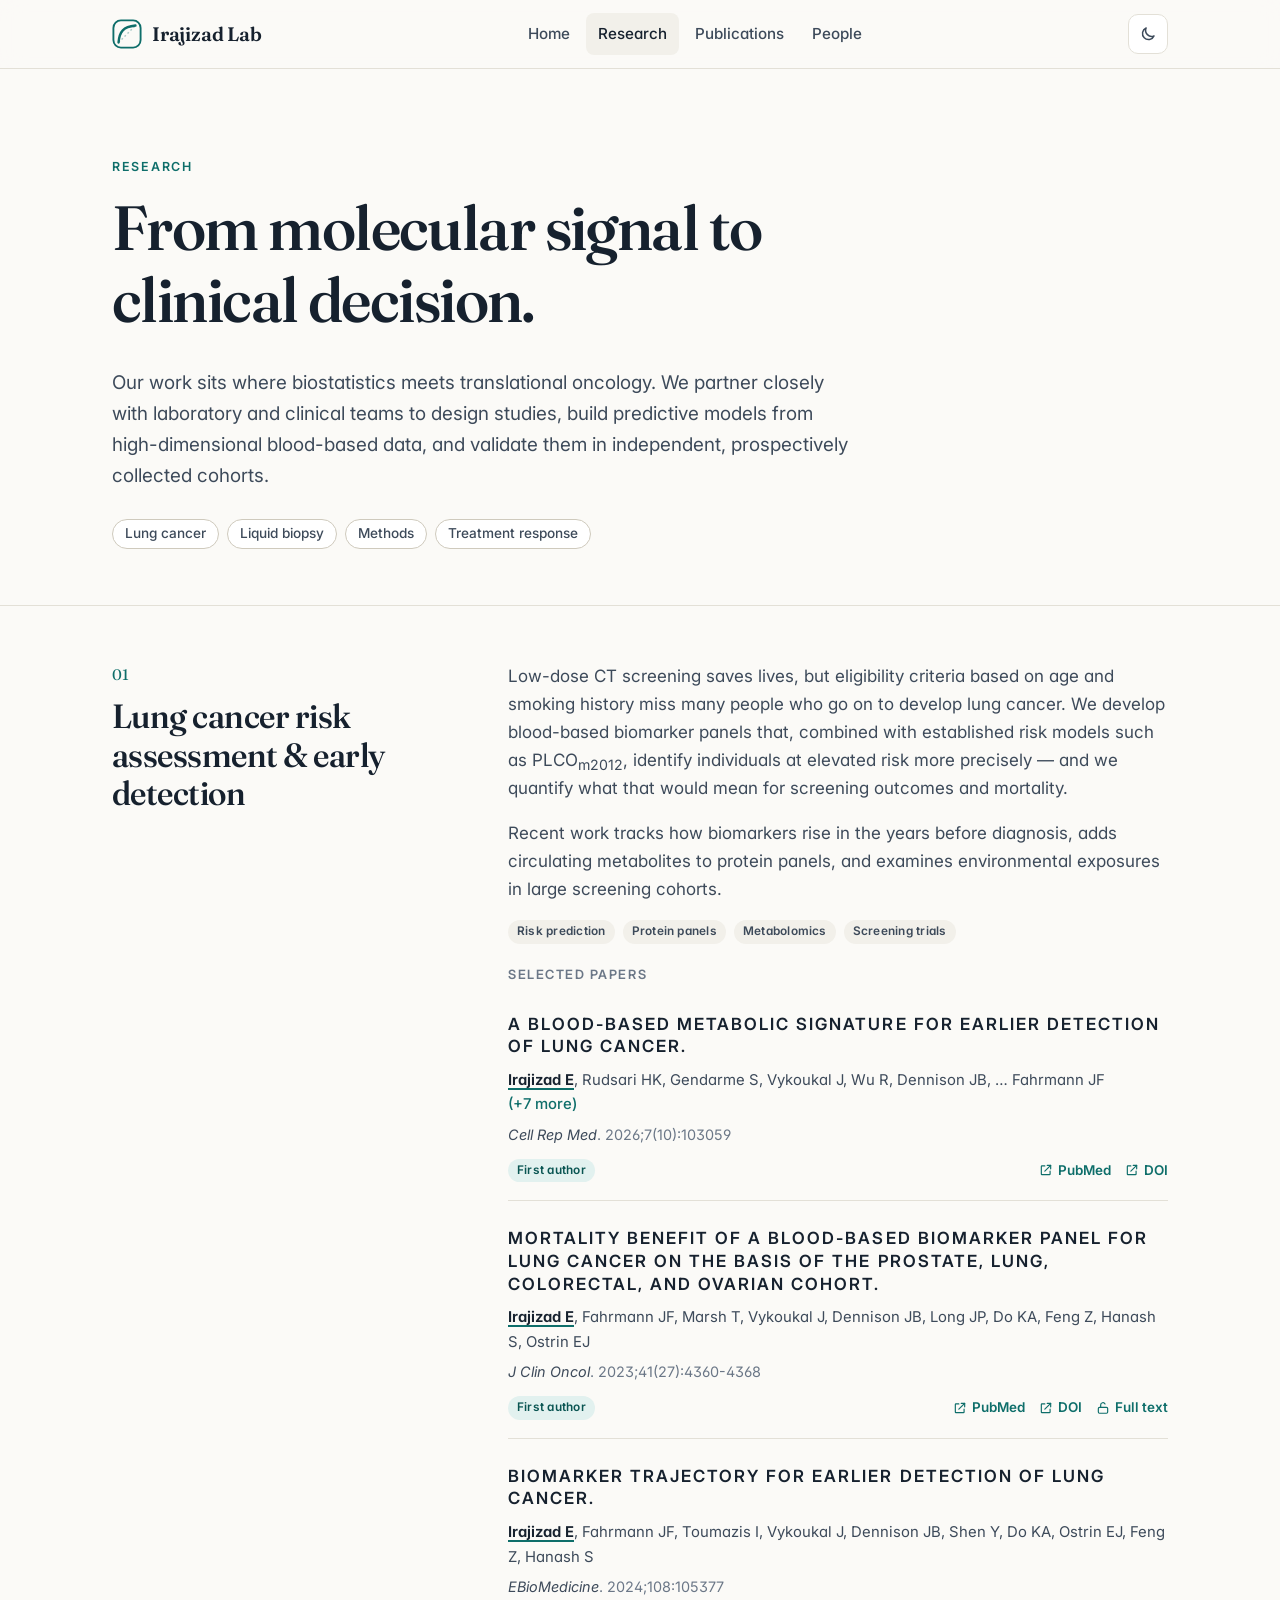
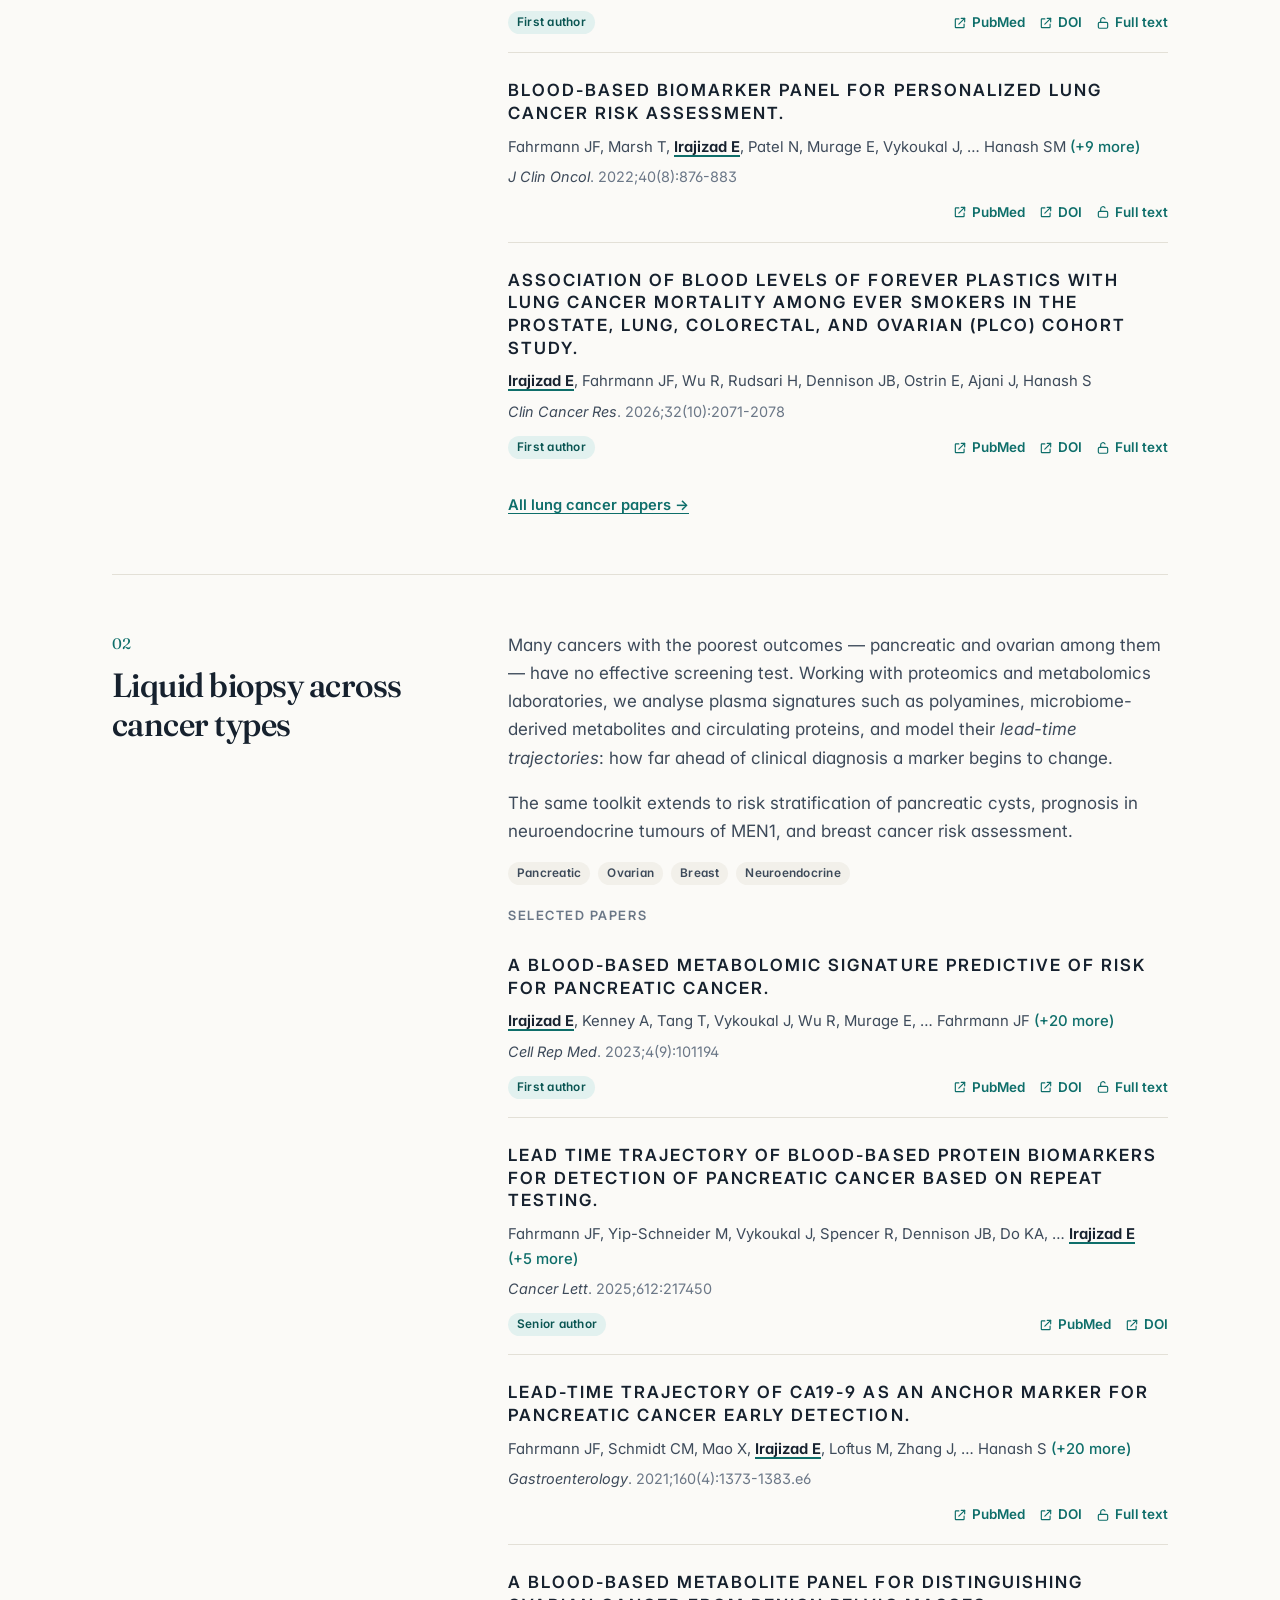
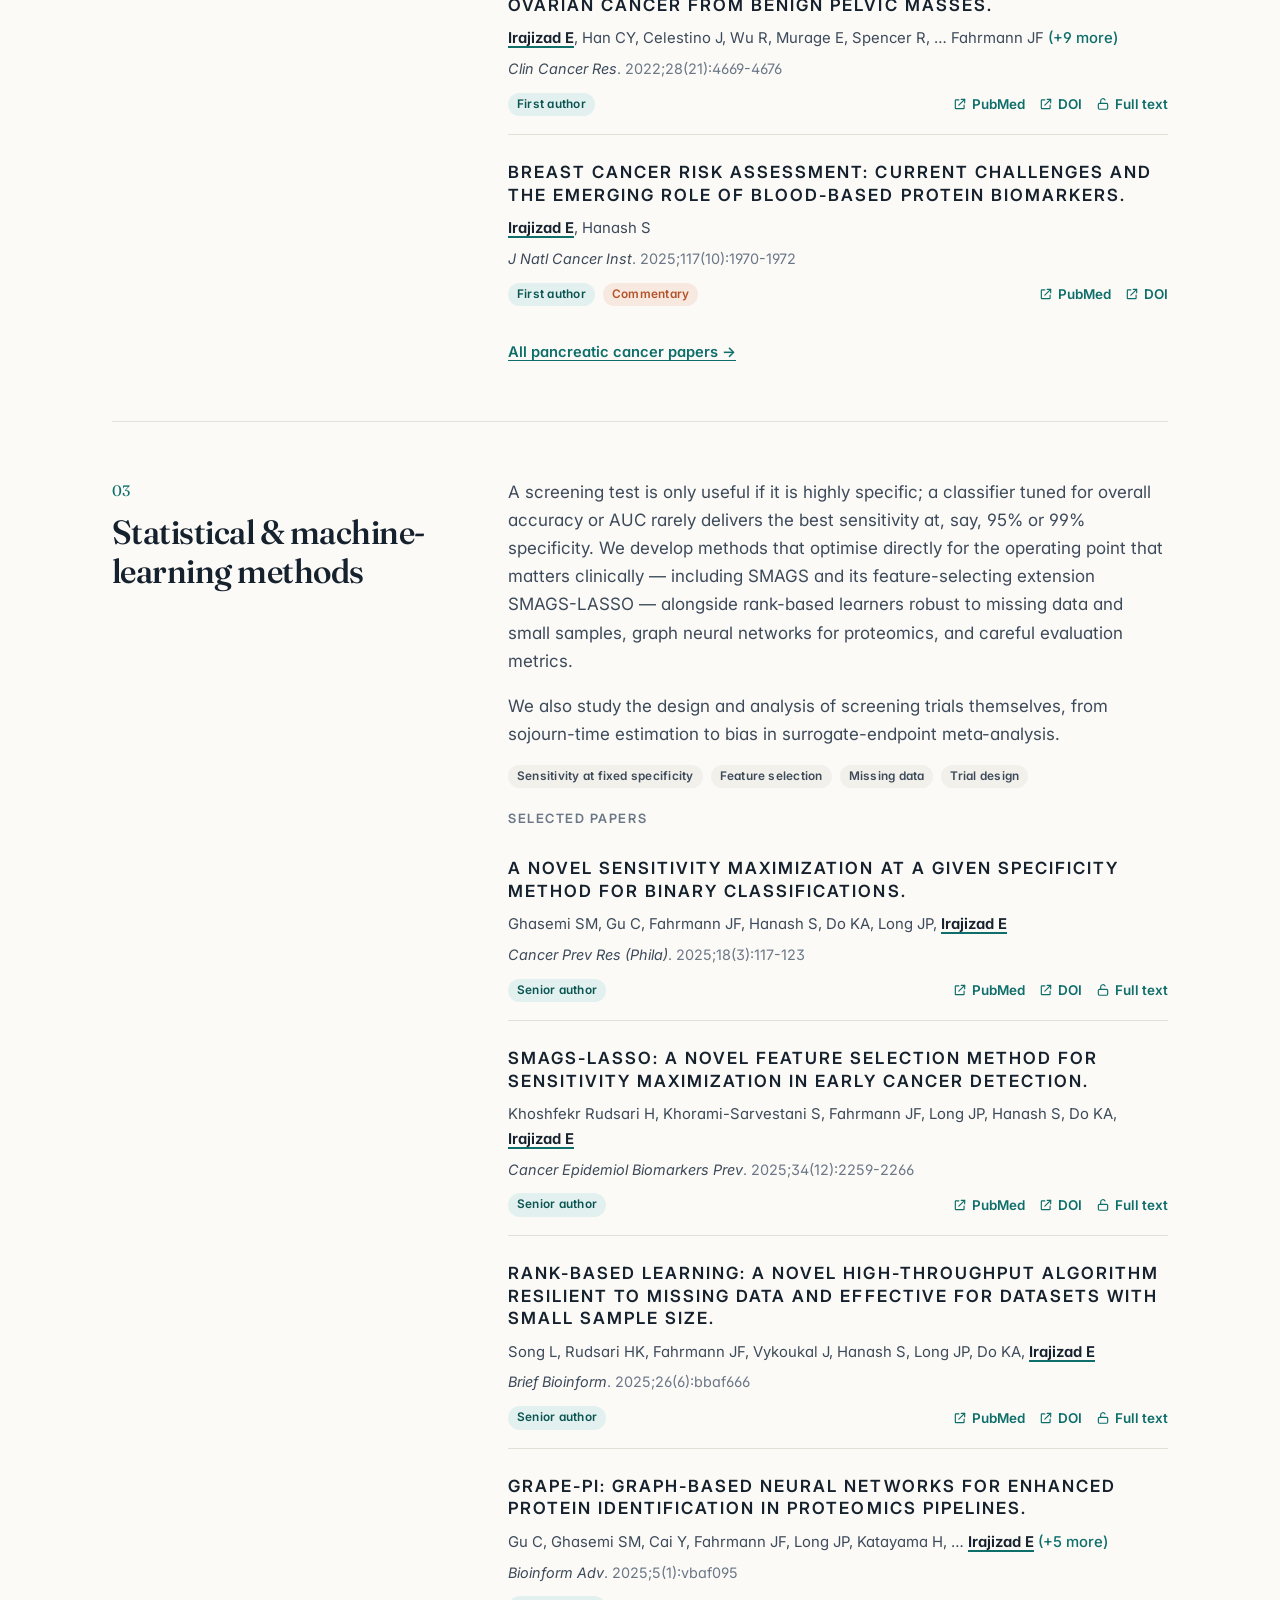
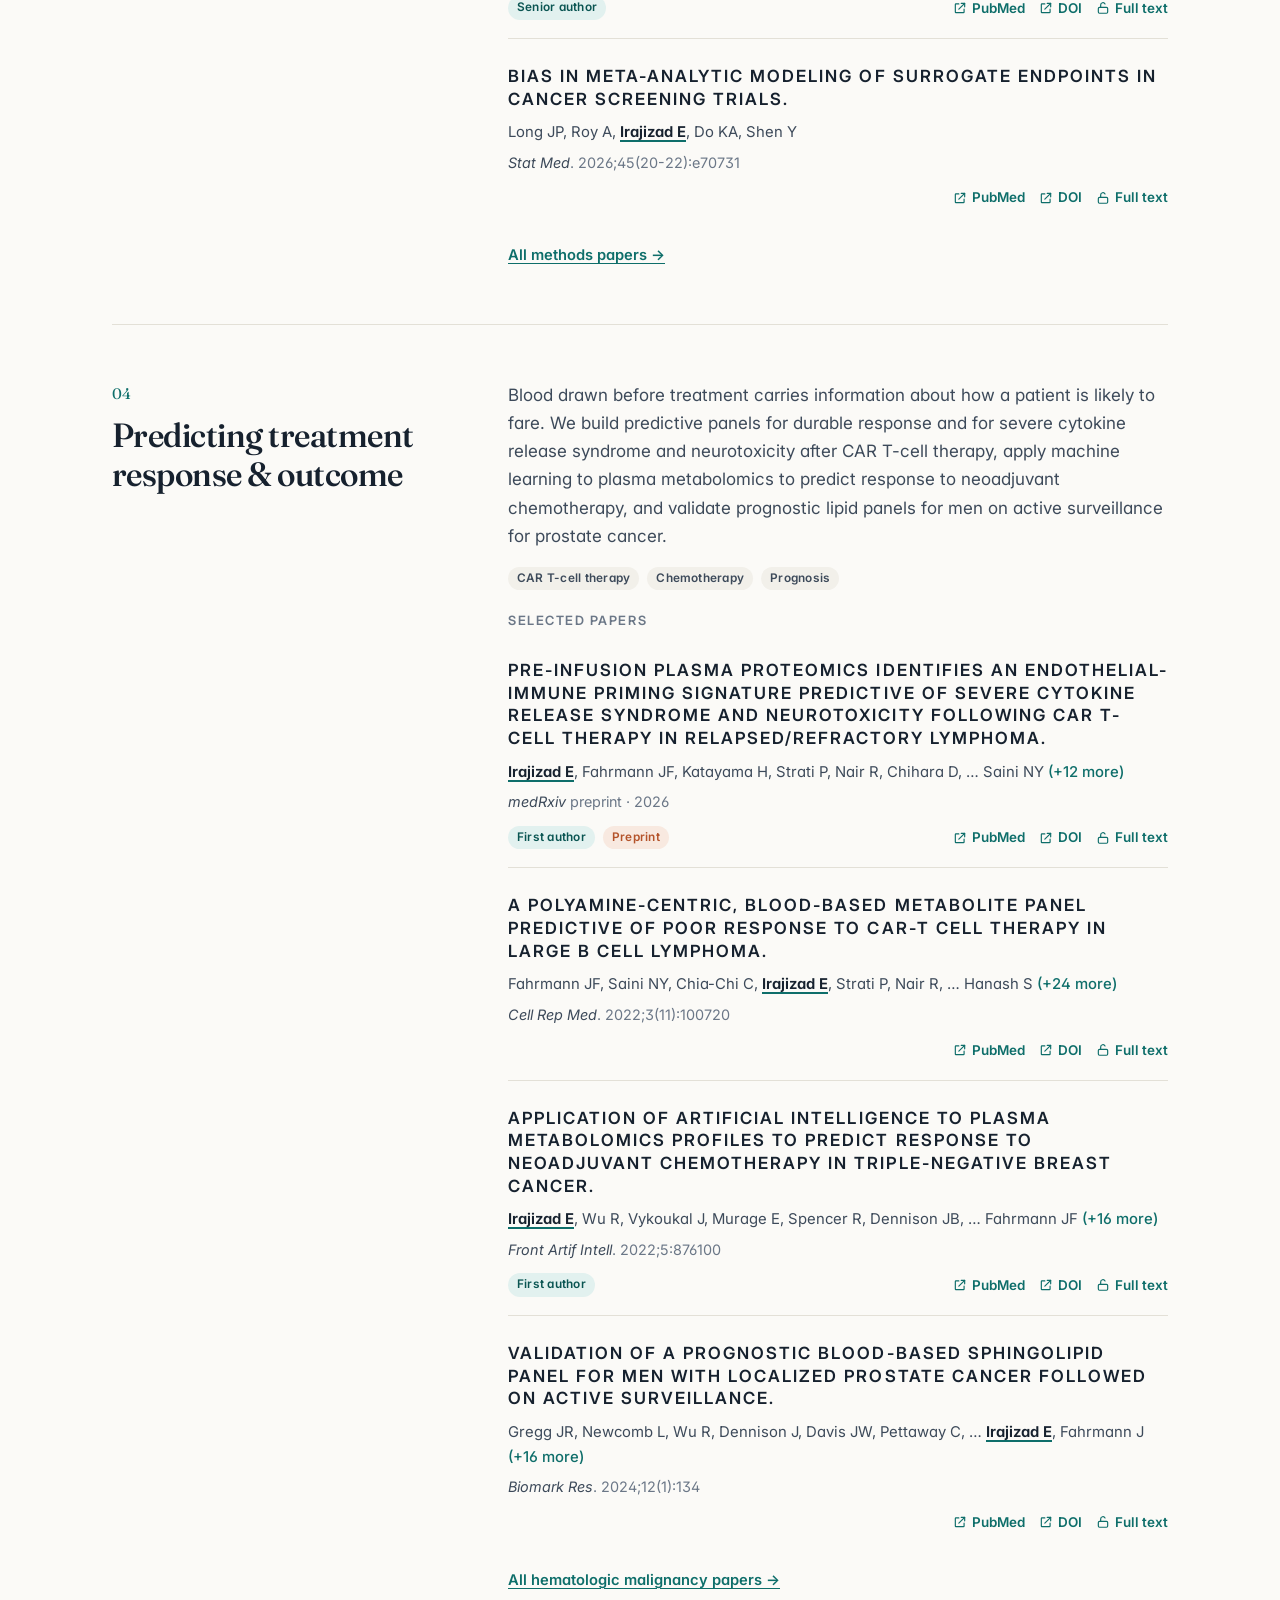
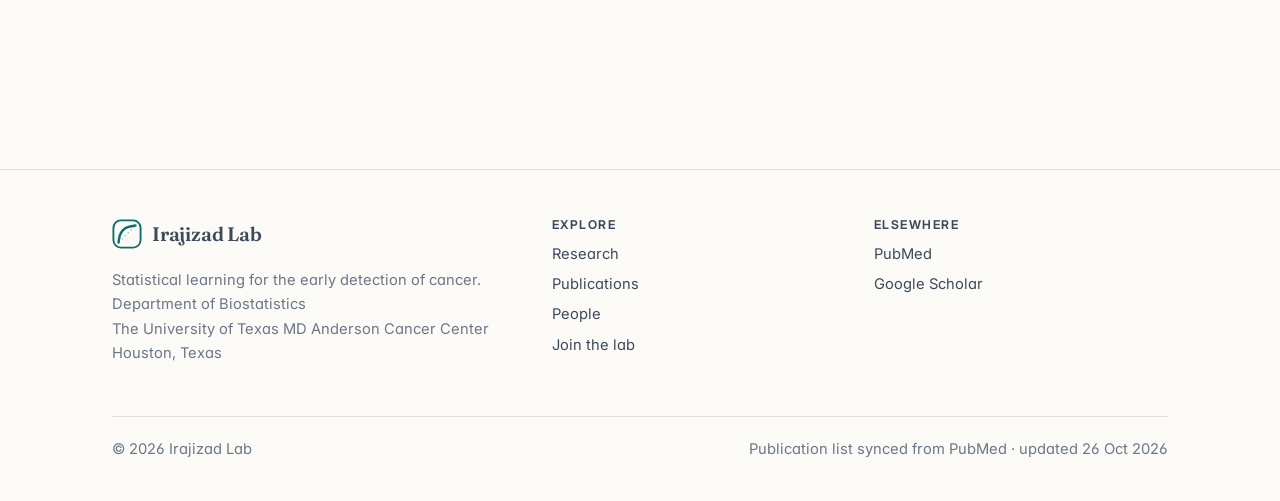
<file: research.html>
<!doctype html>
<html lang="en">
<head>
  <meta charset="utf-8">
  <meta name="viewport" content="width=device-width, initial-scale=1">
  <title>Research · Irajizad Lab</title>
  <meta name="description" content="Lung cancer risk assessment, liquid biopsy, statistical methods for biomarker discovery, and treatment-response prediction.">
  <meta property="og:title" content="Research · Irajizad Lab">
  <meta property="og:description" content="Lung cancer risk assessment, liquid biopsy, statistical methods for biomarker discovery, and treatment-response prediction.">
  <meta property="og:type" content="website">
  <meta name="theme-color" content="#fbfaf7" media="(prefers-color-scheme: light)">
  <meta name="theme-color" content="#0e141b" media="(prefers-color-scheme: dark)">
  <link rel="icon" href="assets/img/favicon.svg" type="image/svg+xml">
  <link rel="preconnect" href="https://fonts.googleapis.com">
  <link rel="preconnect" href="https://fonts.gstatic.com" crossorigin>
  <link rel="stylesheet" href="https://fonts.googleapis.com/css2?family=Fraunces:ital,opsz,wght@0,9..144,400..700;1,9..144,400..600&family=Inter:wght@400..700&display=swap">
  <link rel="stylesheet" href="assets/css/style.css">
  <script>try{var t=localStorage.getItem("theme");if(t==="light"||t==="dark")document.documentElement.dataset.theme=t}catch(e){}</script>
</head>
<body>
  <a class="skip-link" href="#main">Skip to content</a>
  <header class="site-header">
    <nav class="container nav" aria-label="Main">
      <a class="brand" href="index.html">
        <svg class="brand-mark" viewBox="0 0 32 32" fill="none" aria-hidden="true">
          <rect x="1.5" y="1.5" width="29" height="29" rx="8" stroke="currentColor" stroke-width="2"/>
          <path d="M7 25 L25 7" stroke="currentColor" stroke-opacity=".35" stroke-width="1.5" stroke-dasharray="2 2.5"/>
          <path d="M7 25 C 8 13, 12 8.5, 25 7" stroke="currentColor" stroke-width="2.6" stroke-linecap="round"/>
        </svg>
        Irajizad Lab
      </a>
      <ul class="nav-links" id="nav-links">
        <li><a href="index.html">Home</a></li>
        <li><a href="research.html" aria-current="page">Research</a></li>
        <li><a href="publications.html">Publications</a></li>
        <li><a href="people.html">People</a></li>
      </ul>
      <div class="nav-actions">
        <button class="icon-btn theme-toggle" type="button" aria-label="Toggle dark mode">
          <svg class="icon-moon" viewBox="0 0 24 24" fill="none" stroke="currentColor" stroke-width="2" stroke-linecap="round" stroke-linejoin="round" aria-hidden="true"><path d="M20 14.5A8 8 0 0 1 9.5 4 8 8 0 1 0 20 14.5z"/></svg>
          <svg class="icon-sun" viewBox="0 0 24 24" fill="none" stroke="currentColor" stroke-width="2" stroke-linecap="round" aria-hidden="true"><circle cx="12" cy="12" r="4"/><path d="M12 2v2M12 20v2M4.9 4.9l1.4 1.4M17.7 17.7l1.4 1.4M2 12h2M20 12h2M4.9 19.1l1.4-1.4M17.7 6.3l1.4-1.4"/></svg>
        </button>
        <button class="icon-btn menu-toggle" type="button" aria-label="Menu" aria-expanded="false" aria-controls="nav-links">
          <svg viewBox="0 0 24 24" fill="none" stroke="currentColor" stroke-width="2" stroke-linecap="round" aria-hidden="true"><path d="M4 7h16M4 12h16M4 17h16"/></svg>
        </button>
      </div>
    </nav>
  </header>

  <main id="main">
    <section class="page-hero">
      <div class="container">
        <p class="eyebrow">Research</p>
        <h1>From molecular signal to clinical decision.</h1>
        <p class="lede">Our work sits where biostatistics meets translational oncology. We partner closely with laboratory and clinical teams to design studies, build predictive models from high-dimensional blood-based data, and validate them in independent, prospectively collected cohorts.</p>
        <nav class="toc" aria-label="Research themes">
          <a class="chip" href="#lung">Lung cancer</a>
          <a class="chip" href="#liquid-biopsy">Liquid biopsy</a>
          <a class="chip" href="#methods">Methods</a>
          <a class="chip" href="#response">Treatment response</a>
        </nav>
      </div>
    </section>

    <section class="section" style="padding-top:48px">
      <div class="container">

        <article class="theme" id="lung">
          <div>
            <div class="theme-num">01</div>
            <h2>Lung cancer risk assessment &amp; early detection</h2>
          </div>
          <div class="theme-body">
            <p>Low-dose CT screening saves lives, but eligibility criteria based on age and smoking history miss many people who go on to develop lung cancer. We develop blood-based biomarker panels that, combined with established risk models such as PLCO<sub>m2012</sub>, identify individuals at elevated risk more precisely — and we quantify what that would mean for screening outcomes and mortality.</p>
            <p>Recent work tracks how biomarkers rise in the years before diagnosis, adds circulating metabolites to protein panels, and examines environmental exposures in large screening cohorts.</p>
            <div class="theme-tags"><span class="tag">Risk prediction</span><span class="tag">Protein panels</span><span class="tag">Metabolomics</span><span class="tag">Screening trials</span></div>
            <div class="theme-pubs">
              <h3>Selected papers</h3>
              <ul class="pub-list pub-compact" data-compact data-pmids="42777710,37379494,39353277,34995129,41779007"></ul>
              <a class="card-link" href="publications.html?topic=Lung">All lung cancer papers →</a>
            </div>
          </div>
        </article>

        <article class="theme" id="liquid-biopsy">
          <div>
            <div class="theme-num">02</div>
            <h2>Liquid biopsy across cancer types</h2>
          </div>
          <div class="theme-body">
            <p>Many cancers with the poorest outcomes — pancreatic and ovarian among them — have no effective screening test. Working with proteomics and metabolomics laboratories, we analyse plasma signatures such as polyamines, microbiome-derived metabolites and circulating proteins, and model their <em>lead-time trajectories</em>: how far ahead of clinical diagnosis a marker begins to change.</p>
            <p>The same toolkit extends to risk stratification of pancreatic cysts, prognosis in neuroendocrine tumours of MEN1, and breast cancer risk assessment.</p>
            <div class="theme-tags"><span class="tag">Pancreatic</span><span class="tag">Ovarian</span><span class="tag">Breast</span><span class="tag">Neuroendocrine</span></div>
            <div class="theme-pubs">
              <h3>Selected papers</h3>
              <ul class="pub-list pub-compact" data-compact data-pmids="37729870,39793753,33333055,36037307,40901722"></ul>
              <a class="card-link" href="publications.html?topic=Pancreatic">All pancreatic cancer papers →</a>
            </div>
          </div>
        </article>

        <article class="theme" id="methods">
          <div>
            <div class="theme-num">03</div>
            <h2>Statistical &amp; machine-learning methods</h2>
          </div>
          <div class="theme-body">
            <p>A screening test is only useful if it is highly specific; a classifier tuned for overall accuracy or AUC rarely delivers the best sensitivity at, say, 95% or 99% specificity. We develop methods that optimise directly for the operating point that matters clinically — including SMAGS and its feature-selecting extension SMAGS-LASSO — alongside rank-based learners robust to missing data and small samples, graph neural networks for proteomics, and careful evaluation metrics.</p>
            <p>We also study the design and analysis of screening trials themselves, from sojourn-time estimation to bias in surrogate-endpoint meta-analysis.</p>
            <div class="theme-tags"><span class="tag">Sensitivity at fixed specificity</span><span class="tag">Feature selection</span><span class="tag">Missing data</span><span class="tag">Trial design</span></div>
            <div class="theme-pubs">
              <h3>Selected papers</h3>
              <ul class="pub-list pub-compact" data-compact data-pmids="39618306,40996315,41705520,40406669,42705867"></ul>
              <a class="card-link" href="publications.html?topic=Statistical+methods">All methods papers →</a>
            </div>
          </div>
        </article>

        <article class="theme" id="response">
          <div>
            <div class="theme-num">04</div>
            <h2>Predicting treatment response &amp; outcome</h2>
          </div>
          <div class="theme-body">
            <p>Blood drawn before treatment carries information about how a patient is likely to fare. We build predictive panels for durable response and for severe cytokine release syndrome and neurotoxicity after CAR T-cell therapy, apply machine learning to plasma metabolomics to predict response to neoadjuvant chemotherapy, and validate prognostic lipid panels for men on active surveillance for prostate cancer.</p>
            <div class="theme-tags"><span class="tag">CAR T-cell therapy</span><span class="tag">Chemotherapy</span><span class="tag">Prognosis</span></div>
            <div class="theme-pubs">
              <h3>Selected papers</h3>
              <ul class="pub-list pub-compact" data-compact data-pmids="41959837,36384092,36034598,39522029"></ul>
              <a class="card-link" href="publications.html?topic=Hematologic">All hematologic malignancy papers →</a>
            </div>
          </div>
        </article>

      </div>
    </section>
  </main>

  <footer class="site-footer">
    <div class="container">
      <div class="footer-grid">
        <div>
          <a class="brand" href="index.html">
            <svg class="brand-mark" viewBox="0 0 32 32" fill="none" aria-hidden="true">
              <rect x="1.5" y="1.5" width="29" height="29" rx="8" stroke="currentColor" stroke-width="2"/>
              <path d="M7 25 L25 7" stroke="currentColor" stroke-opacity=".35" stroke-width="1.5" stroke-dasharray="2 2.5"/>
              <path d="M7 25 C 8 13, 12 8.5, 25 7" stroke="currentColor" stroke-width="2.6" stroke-linecap="round"/>
            </svg>
            Irajizad Lab
          </a>
          <p style="margin-top:12px">Statistical learning for the early detection of cancer.<br>
            Department of Biostatistics<br>The University of Texas MD Anderson Cancer Center<br>Houston, Texas</p>
        </div>
        <div>
          <h2>Explore</h2>
          <ul>
            <li><a href="research.html">Research</a></li>
            <li><a href="publications.html">Publications</a></li>
            <li><a href="people.html">People</a></li>
            <li><a href="people.html#join">Join the lab</a></li>
          </ul>
        </div>
        <div>
          <h2>Elsewhere</h2>
          <ul>
            <li><a href="https://pubmed.ncbi.nlm.nih.gov/?term=Irajizad+E%5BAuthor%5D&amp;sort=date" target="_blank" rel="noopener">PubMed</a></li>
            <li><a href="https://scholar.google.com/scholar?q=author%3A%22Ehsan+Irajizad%22" target="_blank" rel="noopener">Google Scholar</a></li>
          </ul>
        </div>
      </div>
      <div class="footer-bottom">
        <span>© <span data-year></span> Irajizad Lab</span>
        <span>Publication list synced from PubMed · updated <span data-pub-updated></span></span>
      </div>
    </div>
  </footer>

  <script src="assets/js/publications-data.js"></script>
  <script src="assets/js/site.js"></script>
</body>
</html>
</file>
<file: assets/css/style.css>
/* ==========================================================================
   Irajizad Lab — site styles
   ========================================================================== */

:root {
  --bg: #fbfaf7;
  --bg-elev: #ffffff;
  --bg-muted: #f2f0ea;
  --ink: #16212e;
  --ink-soft: #3d4a5a;
  --ink-faint: #6b7787;
  --line: #e3e0d7;
  --line-strong: #cfcabd;
  --accent: #0e6e6a;
  --accent-ink: #0a5552;
  --accent-soft: #e2f1ef;
  --warm: #b4532a;
  --warm-soft: #f8e9e0;
  --focus: #2563eb;
  --shadow: 0 1px 2px rgb(22 33 46 / 0.04), 0 8px 24px -12px rgb(22 33 46 / 0.12);
  --radius: 14px;
  --radius-sm: 8px;
  --max: 1120px;
  --font-sans: "Inter", ui-sans-serif, system-ui, -apple-system, "Segoe UI", Roboto, sans-serif;
  --font-serif: "Fraunces", "Iowan Old Style", Georgia, serif;
  color-scheme: light;
}

@media (prefers-color-scheme: dark) {
  :root:not([data-theme="light"]) {
    --bg: #0e141b;
    --bg-elev: #151d26;
    --bg-muted: #1b2530;
    --ink: #e8edf2;
    --ink-soft: #b9c3ce;
    --ink-faint: #8794a3;
    --line: #26323f;
    --line-strong: #364453;
    --accent: #4fc1b6;
    --accent-ink: #7fd6cd;
    --accent-soft: #15302f;
    --warm: #f0a07a;
    --warm-soft: #3a2419;
    --focus: #7aa7ff;
    --shadow: 0 1px 2px rgb(0 0 0 / 0.3), 0 10px 30px -14px rgb(0 0 0 / 0.6);
    color-scheme: dark;
  }
}

:root[data-theme="dark"] {
  --bg: #0e141b;
  --bg-elev: #151d26;
  --bg-muted: #1b2530;
  --ink: #e8edf2;
  --ink-soft: #b9c3ce;
  --ink-faint: #8794a3;
  --line: #26323f;
  --line-strong: #364453;
  --accent: #4fc1b6;
  --accent-ink: #7fd6cd;
  --accent-soft: #15302f;
  --warm: #f0a07a;
  --warm-soft: #3a2419;
  --focus: #7aa7ff;
  --shadow: 0 1px 2px rgb(0 0 0 / 0.3), 0 10px 30px -14px rgb(0 0 0 / 0.6);
  color-scheme: dark;
}

/* ---------- Base ---------- */

*, *::before, *::after { box-sizing: border-box; }

html { -webkit-text-size-adjust: 100%; scroll-behavior: smooth; }
@media (prefers-reduced-motion: reduce) { html { scroll-behavior: auto; } }

body {
  margin: 0;
  background: var(--bg);
  color: var(--ink);
  font-family: var(--font-sans);
  font-size: 17px;
  line-height: 1.65;
  font-feature-settings: "cv11", "ss01";
  -webkit-font-smoothing: antialiased;
  overflow-x: hidden;
}

h1, h2, h3, h4 {
  font-family: var(--font-serif);
  font-weight: 560;
  line-height: 1.15;
  letter-spacing: -0.015em;
  margin: 0 0 0.5em;
  font-variation-settings: "opsz" 72;
}
h1 { font-size: clamp(2.3rem, 5.4vw, 3.9rem); letter-spacing: -0.025em; }
h2 { font-size: clamp(1.7rem, 3.2vw, 2.4rem); }
h3 { font-size: 1.3rem; }
p { margin: 0 0 1em; }

a { color: var(--accent); text-decoration-thickness: 1px; text-underline-offset: 3px; }
a:hover { color: var(--accent-ink); }
:focus-visible { outline: 2px solid var(--focus); outline-offset: 2px; border-radius: 4px; }

img { max-width: 100%; display: block; }

.container { width: 100%; max-width: var(--max); margin: 0 auto; padding: 0 16px; }
@media (min-width: 720px) { .container { padding: 0 32px; } }

.skip-link {
  position: absolute; left: -9999px; top: 8px; z-index: 100;
  background: var(--ink); color: var(--bg); padding: 8px 14px; border-radius: 6px;
}
.skip-link:focus { left: 8px; }

.visually-hidden {
  position: absolute !important; width: 1px; height: 1px; overflow: hidden;
  clip: rect(0 0 0 0); white-space: nowrap;
}

.eyebrow {
  font-family: var(--font-sans);
  font-size: 0.78rem;
  font-weight: 600;
  letter-spacing: 0.14em;
  text-transform: uppercase;
  color: var(--accent);
  margin-bottom: 0.9rem;
}

.lede { font-size: 1.18rem; color: var(--ink-soft); max-width: 46rem; }
.muted { color: var(--ink-faint); }

/* ---------- Header ---------- */

.site-header {
  position: sticky; top: 0; z-index: 50;
  background: color-mix(in srgb, var(--bg) 86%, transparent);
  backdrop-filter: saturate(1.4) blur(12px);
  -webkit-backdrop-filter: saturate(1.4) blur(12px);
  border-bottom: 1px solid var(--line);
}
.nav { display: flex; align-items: center; justify-content: space-between; height: 68px; gap: 16px; }

.brand {
  display: inline-flex; align-items: center; gap: 10px;
  color: var(--ink); text-decoration: none;
  font-family: var(--font-serif); font-size: 1.22rem; font-weight: 600; letter-spacing: -0.01em;
}
.brand-mark { width: 30px; height: 30px; flex: none; color: var(--accent); }

.nav-links { display: flex; align-items: center; gap: 4px; list-style: none; margin: 0; padding: 0; }
.nav-links a {
  display: block; padding: 8px 12px; border-radius: 8px;
  color: var(--ink-soft); text-decoration: none; font-size: 0.95rem; font-weight: 500;
}
.nav-links a:hover { color: var(--ink); background: var(--bg-muted); }
.nav-links a[aria-current="page"] { color: var(--ink); background: var(--bg-muted); }

.nav-actions { display: flex; align-items: center; gap: 6px; }
.icon-btn {
  display: inline-grid; place-items: center; width: 40px; height: 40px;
  border: 1px solid var(--line); border-radius: 10px; background: var(--bg-elev);
  color: var(--ink-soft); cursor: pointer;
}
.icon-btn:hover { color: var(--ink); border-color: var(--line-strong); }
.icon-btn svg { width: 18px; height: 18px; }
.theme-toggle .icon-sun { display: none; }
:root[data-theme="dark"] .theme-toggle .icon-sun { display: block; }
:root[data-theme="dark"] .theme-toggle .icon-moon { display: none; }
@media (prefers-color-scheme: dark) {
  :root:not([data-theme="light"]) .theme-toggle .icon-sun { display: block; }
  :root:not([data-theme="light"]) .theme-toggle .icon-moon { display: none; }
}
.menu-toggle { display: none; }

@media (max-width: 760px) {
  .menu-toggle { display: inline-grid; }
  .nav-links {
    position: absolute; top: 68px; left: 0; right: 0;
    flex-direction: column; align-items: stretch; gap: 0;
    padding: 8px 16px 16px; background: var(--bg); border-bottom: 1px solid var(--line);
    display: none;
  }
  .nav-links.open { display: flex; }
  .nav-links a { padding: 12px; font-size: 1.05rem; }
}

/* ---------- Sections ---------- */

main { display: block; }
.section { padding: 72px 0; }
.section + .section { border-top: 1px solid var(--line); }
@media (min-width: 900px) { .section { padding: 96px 0; } }
.section-head { display: flex; align-items: end; justify-content: space-between; gap: 24px; margin-bottom: 36px; flex-wrap: wrap; }
.section-head h2 { margin: 0; }
.section-head p { margin: 0.4rem 0 0; color: var(--ink-soft); max-width: 40rem; }

.page-hero { padding: 64px 0 40px; border-bottom: 1px solid var(--line); }
@media (min-width: 900px) { .page-hero { padding: 88px 0 56px; } }
.page-hero h1 { max-width: 18ch; }

/* ---------- Home hero ---------- */

.hero { position: relative; padding: 72px 0 64px; overflow: hidden; }
@media (min-width: 900px) { .hero { padding: 112px 0 96px; } }
.hero-grid { display: grid; gap: 48px; align-items: center; }
@media (min-width: 960px) { .hero-grid { grid-template-columns: 1.25fr 1fr; } }
.hero h1 em { font-style: italic; color: var(--accent); font-weight: 500; }
.hero .lede { margin-bottom: 2rem; }
.hero-actions { display: flex; flex-wrap: wrap; gap: 12px; }

.hero-figure {
  position: relative; aspect-ratio: 1 / 1; max-width: 440px; width: 100%; justify-self: center;
}
.hero-figure svg { width: 100%; height: 100%; }

.btn {
  display: inline-flex; align-items: center; gap: 8px;
  padding: 12px 20px; border-radius: 999px; border: 1px solid transparent;
  font: 600 0.95rem/1 var(--font-sans); text-decoration: none; cursor: pointer;
  transition: background-color 0.15s, border-color 0.15s, color 0.15s, transform 0.15s;
}
.btn-primary { background: var(--ink); color: var(--bg); }
.btn-primary:hover { background: var(--accent); color: #fff; }
.btn-ghost { border-color: var(--line-strong); color: var(--ink); background: transparent; }
.btn-ghost:hover { border-color: var(--ink); color: var(--ink); }
.btn svg { width: 16px; height: 16px; }

/* ---------- Stats ---------- */

.stats {
  display: grid; grid-template-columns: repeat(2, 1fr); gap: 1px;
  background: var(--line); border: 1px solid var(--line); border-radius: var(--radius); overflow: hidden;
}
@media (min-width: 760px) { .stats { grid-template-columns: repeat(4, 1fr); } }
.stat { background: var(--bg-elev); padding: 22px 24px; }
.stat-value {
  font-family: var(--font-serif); font-size: 2.3rem; line-height: 1; font-weight: 560;
  letter-spacing: -0.02em; font-variant-numeric: tabular-nums;
}
.stat-label { margin-top: 8px; font-size: 0.88rem; color: var(--ink-faint); }

/* ---------- Cards ---------- */

.grid { display: grid; gap: 20px; }
@media (min-width: 720px) { .grid-2 { grid-template-columns: repeat(2, 1fr); } }
@media (min-width: 960px) { .grid-3 { grid-template-columns: repeat(3, 1fr); } .grid-4 { grid-template-columns: repeat(2, 1fr); } }
@media (min-width: 720px) and (max-width: 959px) { .grid-3 { grid-template-columns: repeat(2, 1fr); } .grid-4 { grid-template-columns: repeat(2, 1fr); } }

.card {
  position: relative; background: var(--bg-elev); border: 1px solid var(--line);
  border-radius: var(--radius); padding: 28px; box-shadow: var(--shadow);
  transition: border-color 0.2s, transform 0.2s;
}
a.card { color: inherit; text-decoration: none; display: block; }
a.card:hover { border-color: var(--line-strong); transform: translateY(-2px); }
.card h3 { margin-bottom: 0.4em; }
.card p { color: var(--ink-soft); margin: 0; font-size: 0.98rem; }
.card-icon {
  display: inline-grid; place-items: center; width: 44px; height: 44px; margin-bottom: 18px;
  border-radius: 12px; background: var(--accent-soft); color: var(--accent);
}
.card-icon svg { width: 22px; height: 22px; }
.card-link { display: inline-flex; gap: 6px; align-items: center; margin-top: 16px; font-weight: 600; font-size: 0.92rem; color: var(--accent); }

/* ---------- Research themes ---------- */

.theme {
  display: grid; gap: 28px; padding: 56px 0; border-top: 1px solid var(--line);
  scroll-margin-top: 80px;
}
.theme:first-child { border-top: 0; padding-top: 8px; }
@media (min-width: 960px) { .theme { grid-template-columns: 340px 1fr; gap: 56px; } }
.theme-num { font-family: var(--font-serif); font-size: 0.95rem; color: var(--accent); margin-bottom: 10px; font-variant-numeric: tabular-nums; }
.theme h2 { font-size: clamp(1.6rem, 2.8vw, 2.1rem); }
.theme-body > p { color: var(--ink-soft); }
.theme-tags { display: flex; flex-wrap: wrap; gap: 8px; margin: 4px 0 24px; }
.theme-pubs h3 { font-family: var(--font-sans); font-size: 0.8rem; text-transform: uppercase; letter-spacing: 0.12em; color: var(--ink-faint); font-weight: 600; margin: 8px 0 4px; }

.toc { display: flex; flex-wrap: wrap; gap: 8px; margin-top: 28px; }

/* ---------- Chips ---------- */

.chip {
  display: inline-flex; align-items: center; gap: 6px;
  padding: 5px 12px; border-radius: 999px; border: 1px solid var(--line-strong);
  background: var(--bg-elev); color: var(--ink-soft);
  font: 500 0.85rem/1.3 var(--font-sans); text-decoration: none; cursor: pointer; white-space: nowrap;
}
a.chip:hover, button.chip:hover { border-color: var(--ink-faint); color: var(--ink); }
.chip[aria-pressed="true"] { background: var(--ink); border-color: var(--ink); color: var(--bg); }
.chip .count { font-variant-numeric: tabular-nums; opacity: 0.6; font-size: 0.8em; }

.tag {
  display: inline-block; padding: 2px 9px; border-radius: 999px;
  font-size: 0.74rem; font-weight: 600; letter-spacing: 0.02em;
  background: var(--bg-muted); color: var(--ink-soft);
}
.tag-role { background: var(--accent-soft); color: var(--accent-ink); }
.tag-kind { background: var(--warm-soft); color: var(--warm); }

/* ---------- Publication list ---------- */

.pub-list { list-style: none; margin: 0; padding: 0; }
.pub {
  display: grid; grid-template-columns: 1fr; gap: 6px;
  padding: 22px 0; border-bottom: 1px solid var(--line);
}
.pub:last-child { border-bottom: 0; }
.pub-title { font-family: var(--font-serif); font-size: 1.14rem; line-height: 1.35; font-weight: 520; margin: 0; letter-spacing: -0.005em; }
.pub-title a { color: var(--ink); text-decoration: none; }
.pub-title a:hover { color: var(--accent); text-decoration: underline; }
.pub-authors { font-size: 0.93rem; color: var(--ink-soft); margin: 0; }
.pub-authors .me { color: var(--ink); font-weight: 650; text-decoration: underline; text-decoration-color: var(--accent); text-underline-offset: 3px; text-decoration-thickness: 2px; }
.pub-authors button {
  border: 0; background: none; padding: 0; color: var(--accent); cursor: pointer; font: inherit; font-weight: 500;
}
.pub-venue { font-size: 0.9rem; color: var(--ink-faint); margin: 0; }
.pub-venue cite { font-style: italic; color: var(--ink-soft); }
.pub-meta { display: flex; flex-wrap: wrap; align-items: center; gap: 6px 8px; margin-top: 6px; }
.pub-links { display: flex; flex-wrap: wrap; gap: 4px 14px; margin-left: auto; }
.pub-links a, .pub-links button {
  display: inline-flex; align-items: center; gap: 5px;
  border: 0; background: none; padding: 2px 0; cursor: pointer;
  font: 600 0.84rem/1.4 var(--font-sans); color: var(--accent); text-decoration: none;
}
.pub-links a:hover, .pub-links button:hover { color: var(--accent-ink); text-decoration: underline; }
.pub-links svg { width: 14px; height: 14px; }
@media (max-width: 600px) { .pub-links { margin-left: 0; width: 100%; } }
.pub-abstract {
  margin-top: 10px; padding: 16px 18px; border-left: 3px solid var(--accent);
  background: var(--bg-muted); border-radius: 0 var(--radius-sm) var(--radius-sm) 0;
  font-size: 0.94rem; color: var(--ink-soft);
}
.pub-abstract p:last-child { margin: 0; }
.pub-abstract .kw { margin-top: 10px; font-size: 0.85rem; color: var(--ink-faint); }

.pub-compact .pub { padding: 18px 0; }
.pub-compact .pub-title { font-size: 1.05rem; }

/* ---------- Publications page ---------- */

.pubs-layout { display: grid; gap: 40px; }
@media (min-width: 1000px) { .pubs-layout { grid-template-columns: 260px 1fr; gap: 56px; } }

.filters { display: grid; gap: 24px; align-content: start; }
@media (min-width: 1000px) { .filters { position: sticky; top: 92px; max-height: calc(100vh - 110px); overflow: auto; padding-right: 4px; } }
.filter-group h2 {
  font-family: var(--font-sans); font-size: 0.76rem; font-weight: 650; letter-spacing: 0.12em;
  text-transform: uppercase; color: var(--ink-faint); margin: 0 0 10px;
}
.filter-group .chips { display: flex; flex-wrap: wrap; gap: 6px; }

.search {
  position: relative;
}
.search svg { position: absolute; left: 14px; top: 50%; width: 18px; height: 18px; transform: translateY(-50%); color: var(--ink-faint); pointer-events: none; }
.search input {
  width: 100%; padding: 13px 14px 13px 42px; border-radius: 12px;
  border: 1px solid var(--line-strong); background: var(--bg-elev); color: var(--ink);
  font: 400 1rem var(--font-sans);
}
.search input::placeholder { color: var(--ink-faint); }
.search input:focus { outline: 2px solid var(--focus); outline-offset: 1px; border-color: transparent; }

.toggle {
  display: flex; align-items: center; gap: 10px; cursor: pointer; font-size: 0.93rem; color: var(--ink-soft);
}
.toggle input { width: 18px; height: 18px; accent-color: var(--accent); }

.results-bar {
  display: flex; flex-wrap: wrap; align-items: center; justify-content: space-between; gap: 12px;
  padding-bottom: 14px; margin-bottom: 4px; border-bottom: 1px solid var(--line-strong);
  font-size: 0.92rem; color: var(--ink-faint);
}
.results-bar strong { color: var(--ink); font-variant-numeric: tabular-nums; }
.link-btn { border: 0; background: none; color: var(--accent); cursor: pointer; font: 600 0.9rem var(--font-sans); padding: 0; }
.link-btn:hover { text-decoration: underline; }

.year-group { scroll-margin-top: 80px; }
.year-heading {
  display: flex; align-items: baseline; gap: 12px;
  margin: 36px 0 0; padding-bottom: 6px;
  font-family: var(--font-serif); font-size: 1.6rem; font-weight: 560;
}
.year-heading span { font-family: var(--font-sans); font-size: 0.85rem; color: var(--ink-faint); font-weight: 500; }

.empty { padding: 48px 0; text-align: center; color: var(--ink-faint); }

.source-note {
  display: flex; gap: 10px; align-items: flex-start;
  margin-top: 32px; padding: 14px 16px; border: 1px dashed var(--line-strong); border-radius: 12px;
  font-size: 0.86rem; color: var(--ink-faint);
}
.source-note svg { flex: none; width: 18px; height: 18px; margin-top: 2px; }

/* ---------- People ---------- */

.pi {
  display: grid; gap: 32px; align-items: start;
}
@media (min-width: 860px) { .pi { grid-template-columns: 240px 1fr; gap: 56px; } }
.avatar {
  width: 100%; max-width: 240px; aspect-ratio: 4 / 5; border-radius: var(--radius);
  background: linear-gradient(150deg, var(--accent-soft), var(--bg-muted));
  border: 1px solid var(--line); display: grid; place-items: center;
  font-family: var(--font-serif); font-size: 4rem; color: var(--accent); letter-spacing: -0.03em;
}
.avatar img { width: 100%; height: 100%; object-fit: cover; border-radius: inherit; }
.pi h2 { margin-bottom: 0.15em; }
.pi .role { color: var(--ink-faint); margin-bottom: 1.2em; }
.pi-links { display: flex; flex-wrap: wrap; gap: 10px; margin-top: 20px; }

.collab-list { list-style: none; padding: 0; margin: 0; display: grid; gap: 0; }
@media (min-width: 720px) { .collab-list { grid-template-columns: repeat(2, 1fr); column-gap: 40px; } }
@media (min-width: 1000px) { .collab-list { grid-template-columns: repeat(3, 1fr); } }
.collab-list li {
  display: flex; align-items: center; justify-content: space-between; gap: 12px;
  padding: 12px 0; border-bottom: 1px solid var(--line); font-size: 0.97rem;
}
.collab-bar { flex: 1; height: 6px; border-radius: 3px; background: var(--bg-muted); overflow: hidden; max-width: 110px; }
.collab-bar i { display: block; height: 100%; background: var(--accent); border-radius: 3px; }
.collab-n { font-variant-numeric: tabular-nums; color: var(--ink-faint); font-size: 0.85rem; width: 2.5ch; text-align: right; }

.join {
  display: grid; gap: 24px; padding: 40px; border-radius: 20px;
  background: var(--ink); color: var(--bg);
}
.join h2 { color: var(--bg); }
.join p { color: color-mix(in srgb, var(--bg) 78%, transparent); margin: 0; }
.join .btn-primary { background: var(--bg); color: var(--ink); }
.join .btn-primary:hover { background: var(--accent); color: #fff; }
@media (min-width: 860px) { .join { grid-template-columns: 1fr auto; align-items: center; padding: 48px 56px; } }

/* ---------- Footer ---------- */

.site-footer { border-top: 1px solid var(--line); padding: 48px 0 40px; margin-top: 24px; font-size: 0.92rem; color: var(--ink-faint); }
.footer-grid { display: grid; gap: 28px; }
@media (min-width: 760px) { .footer-grid { grid-template-columns: 1.4fr 1fr 1fr; } }
.site-footer h2 { font-family: var(--font-sans); font-size: 0.76rem; letter-spacing: 0.12em; text-transform: uppercase; color: var(--ink-soft); margin-bottom: 10px; font-weight: 650; }
.site-footer ul { list-style: none; margin: 0; padding: 0; display: grid; gap: 6px; }
.site-footer a { color: var(--ink-soft); text-decoration: none; }
.site-footer a:hover { color: var(--accent); text-decoration: underline; }
.footer-bottom { margin-top: 36px; padding-top: 20px; border-top: 1px solid var(--line); display: flex; flex-wrap: wrap; gap: 8px 24px; justify-content: space-between; }

/* ---------- Toast ---------- */

.toast {
  position: fixed; left: 50%; bottom: 24px; transform: translate(-50%, 20px);
  padding: 10px 16px; border-radius: 10px; background: var(--ink); color: var(--bg);
  font-size: 0.9rem; font-weight: 500; opacity: 0; pointer-events: none;
  transition: opacity 0.2s, transform 0.2s; z-index: 100;
}
.toast.show { opacity: 1; transform: translate(-50%, 0); }

/* ---------- Print ---------- */

@media print {
  .site-header, .site-footer, .filters, .pub-links, .results-bar .link-btn { display: none !important; }
  .pubs-layout { display: block; }
  body { background: #fff; color: #000; font-size: 11pt; }
}

/* ---------- Hero figure (decorative ROC plot) ---------- */

.fig-frame { fill: var(--bg-elev); stroke: var(--line); }
.fig-grid { stroke: var(--line); stroke-width: 1; }
.fig-chance { stroke: var(--ink-faint); stroke-width: 1.5; stroke-dasharray: 5 6; fill: none; }
.fig-band { fill: var(--accent); opacity: 0.12; }
.fig-curve { stroke: var(--accent); stroke-width: 3.5; fill: none; stroke-linecap: round; }
.fig-curve-2 { stroke: var(--warm); stroke-width: 2.5; fill: none; stroke-linecap: round; opacity: 0.85; }
.fig-dot { fill: var(--accent); }
.fig-ring { fill: var(--bg-elev); stroke: var(--warm); stroke-width: 2.5; }
.fig-label { fill: var(--ink-faint); font: 500 12px var(--font-sans); letter-spacing: 0.04em; }
.fig-callout { fill: var(--ink); font: 600 13px var(--font-sans); }
.fig-callout-sub { fill: var(--ink-faint); font: 500 11.5px var(--font-sans); }
.fig-line { stroke: var(--warm); stroke-width: 1.5; stroke-dasharray: 3 4; }
@media (prefers-reduced-motion: no-preference) {
  .fig-curve { stroke-dasharray: 700; stroke-dashoffset: 700; animation: draw 1.6s 0.2s cubic-bezier(.3,.7,.2,1) forwards; }
  @keyframes draw { to { stroke-dashoffset: 0; } }
}

sub, sup { line-height: 0; }
</file>
